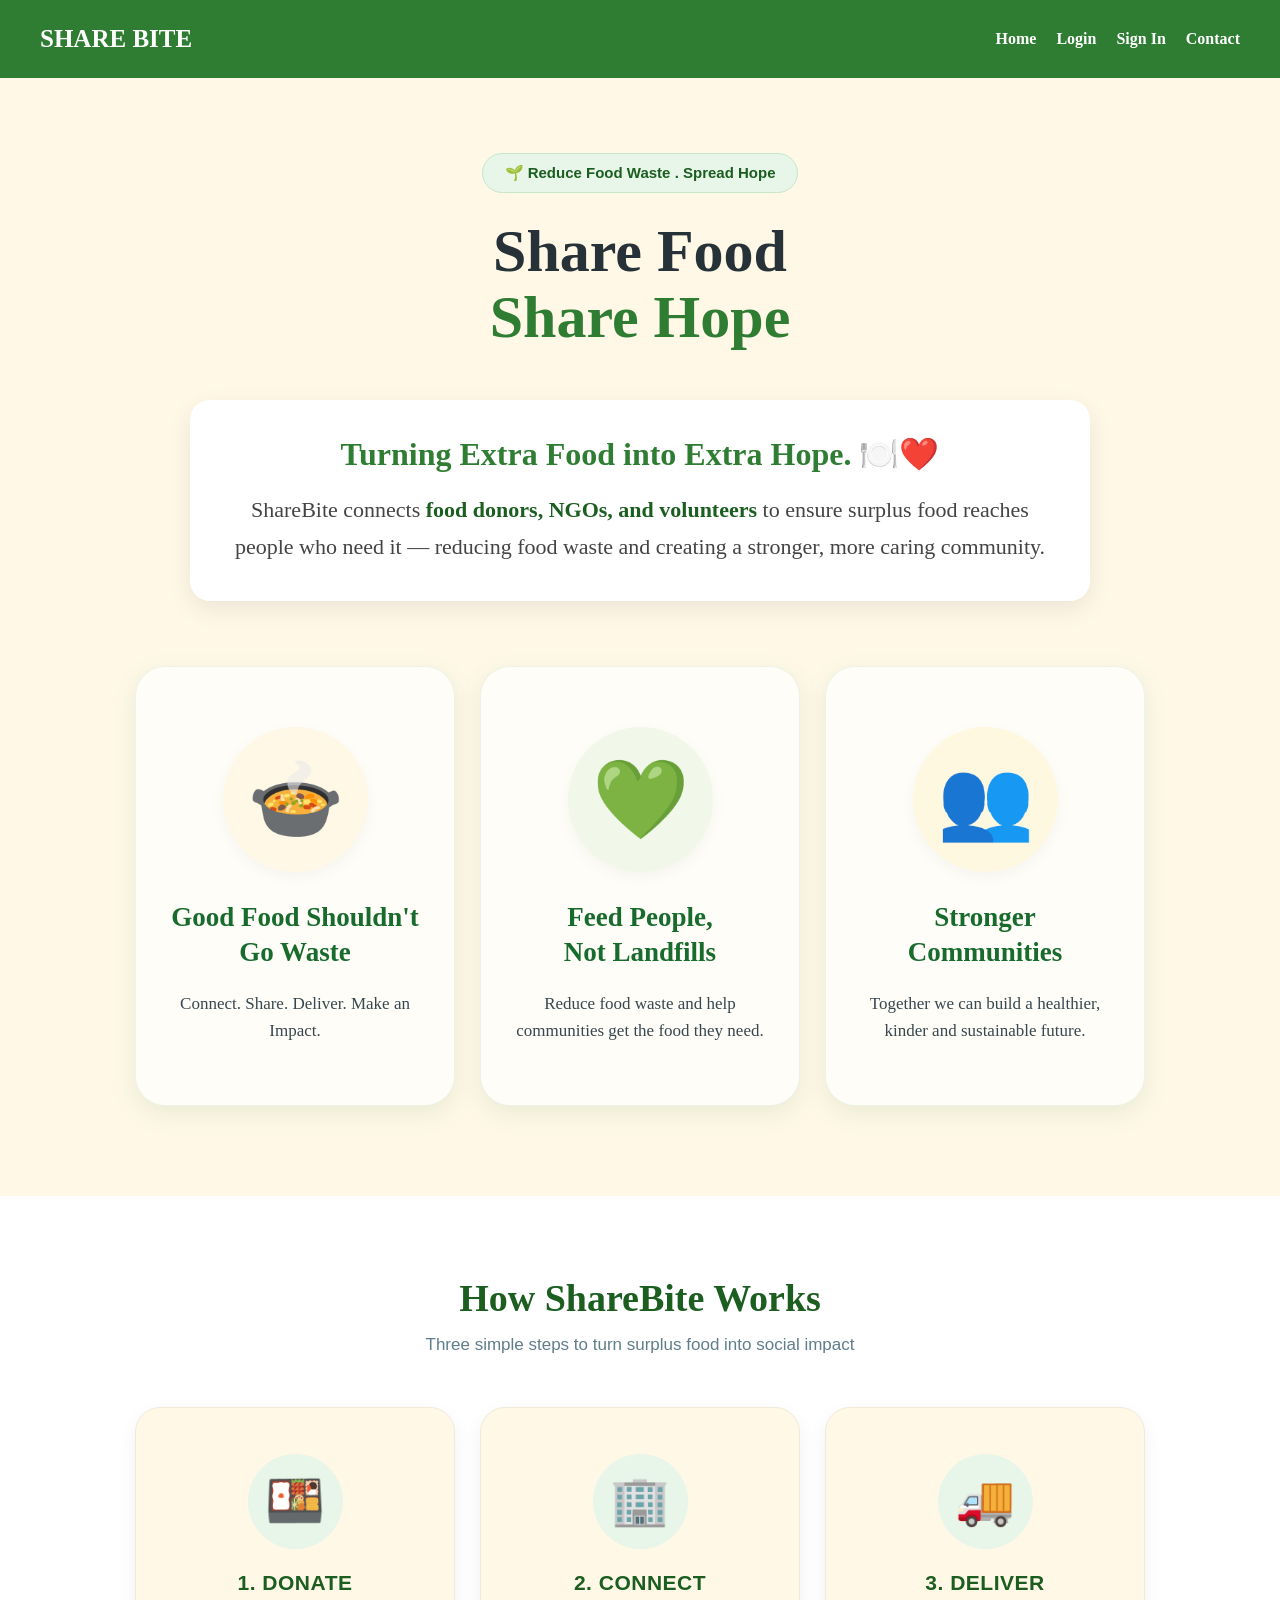
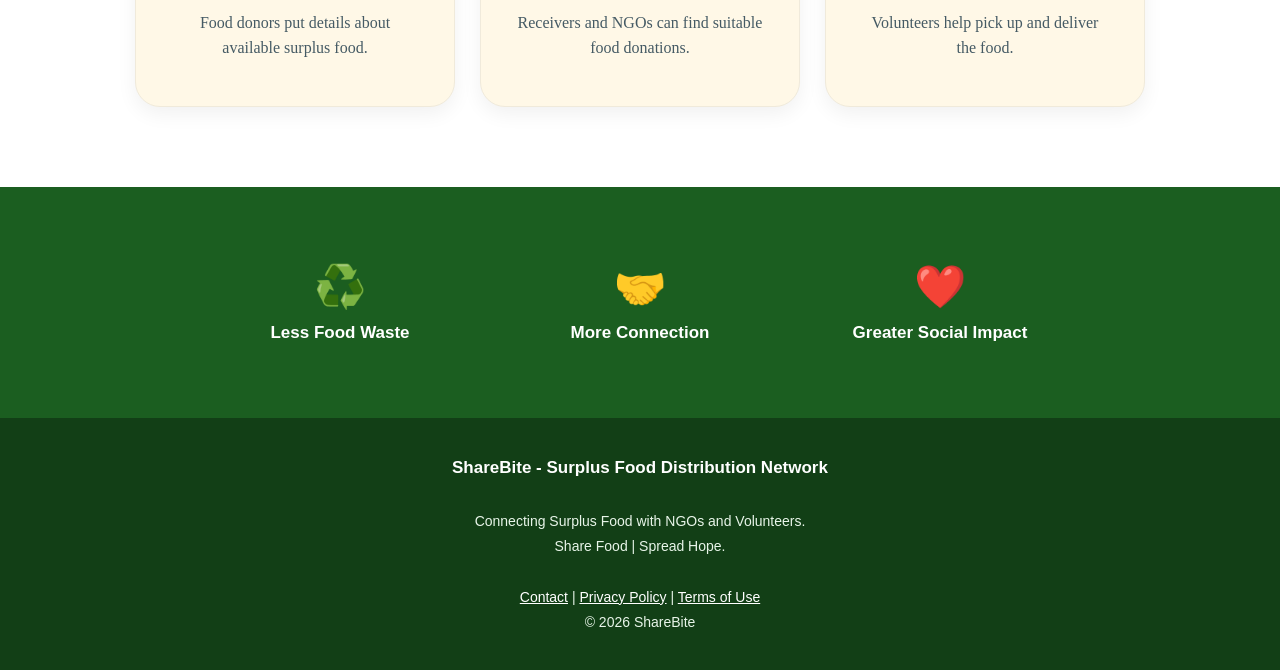
<file: frontend/index.html>
<!DOCTYPE html>
<html lang="en">
<head>
    <meta charset="UTF-8">
    <meta name="viewport" content="width=device-width, initial-scale=1.0">
    <title>ShareBite - Surplus Food Distribution Network</title>
    <meta name="description" content="ShareBite connects food donors, NGOs and volunteers so surplus food reaches people who need it.">
    <link rel="icon" href="favicon.svg" type="image/svg+xml">
    <link rel="stylesheet" href="css/app.css">
</head>
<style>
    * {
    margin: 0;
    padding: 0;
    box-sizing: border-box;
}

html {
    scroll-behavior: smooth;
}

body {
    font-family: Georgia, "Times New Roman", serif;
    background: #fff8e7;
    color: #263238;
    min-height: 100vh;
    overflow-x: hidden;
}

header {
    background-color: #2E7D32;
    display: flex;
    justify-content: space-between;
    align-items: center;
    padding: 25px 40px;
}

.logo {
    color: white;
    font-size: 25px;
    font-weight: bold;
}

nav {
    display: flex;
    gap: 20px;
}

nav a {
    color: white;
    text-decoration: none;
    font-size: 16px;
    font-weight: bold;
}

nav a:hover {
    color: #FFCC80;
}
.hero {

    width: 100%;
    min-height: auto;
    background: #fff8e7;
    padding: 75px 5% 80px;
    display: flex;
    justify-content: center;
    align-items: center;
}

.hero-text {

    width: 100%;
    max-width: 1250px;
    margin: auto;
    text-align: center;
}

.badge {

    display: inline-block;
    background: #e8f5e9;
    color: #1b5e20;
    padding: 10px 22px;
    border-radius: 30px;
    font-family: Arial, sans-serif;
    font-size: 15px;
    font-weight: bold;
    margin-bottom: 25px;
    border: 1px solid #c8e6c9;
}

.hero-text h1 {

    font-size: 60px;
    line-height: 1.1;
    color: #263238;
    margin-bottom: 25px;
    font-weight: bold;
}

.hero-text h1 span {

    color: #2e7d32;
}

.hero-text > div > p {

    max-width: 700px;
    margin: 0 auto;
    color: #455a64;
    font-size: 19px;
    line-height: 1.7;
}

.impact-cards {

    width: 100%;
    display: flex;
    justify-content: center;
    align-items: stretch;
    gap: 25px;
    margin-top: 55px;
    padding: 10px;
    flex-wrap: wrap;
}

.impact-card {

    width: 320px;
    min-height: 440px;
    background: #fffdf7;
    padding: 40px 28px;
    border-radius: 30px;
    text-align: center;
    display: flex;
    flex-direction: column;
    align-items: center;
    justify-content: center;
    border: 1px solid rgba(46, 125, 50, 0.08);
    box-shadow:
        0 8px 25px rgba(46, 125, 50, 0.10);
    transition:
        transform 0.3s ease,
        box-shadow 0.3s ease;
}

.impact-card:hover {

    transform: translateY(-10px);
    box-shadow:
        0 18px 40px rgba(46, 125, 50, 0.18);
}

.impact-icon {

    width: 145px;
    height: 145px;
    display: flex;
    align-items: center;
    justify-content: center;
    margin-bottom: 28px;
    background: #fff8e7;
    border-radius: 50%;
    font-size: 78px;
    box-shadow:
        0 5px 15px rgba(0, 0, 0, 0.04);
    transition: transform 0.3s ease;
}

.impact-card:hover .impact-icon {

    transform: scale(1.08);
}

.impact-card:nth-child(1) .impact-icon {

    background: #fff8e7;
}

.impact-card:nth-child(2) .impact-icon {

    background: #f1f8e9;
}

.impact-card:nth-child(3) .impact-icon {

    background: #fff8e1;
}

.impact-card h2 {

    color: #176b2c;
    font-family:
        Georgia,
        "Times New Roman",
        serif;
    font-size: 27px;
    font-weight: bold;
    line-height: 1.3;
    margin-bottom: 20px;
}

.impact-card p {

    color: #37474f;
    font-family:
        Georgia,
        "Times New Roman",
        serif;
    font-size: 17px;
    line-height: 1.6;
    max-width: 270px;
    margin: 0 auto;
}

.works-section {

    width: 100%;
    background: #ffffff;
    padding: 80px 5%;
    display: block;
}

.container {

    width: 100%;
    max-width: 1150px;
    margin: auto;
}

.section-title {

    text-align: center;
    margin-bottom: 50px;
}

.section-title h2 {

    color: #1b5e20;
    font-size: 38px;
    margin-bottom: 12px;
}

.section-title p {

    color: #607d8b;
    font-family: Arial, sans-serif;
    font-size: 17px;
    line-height: 1.5;
}

.cards {

    display: flex;
    justify-content: center;
    align-items: stretch;
    gap: 25px;
    flex-wrap: wrap;
}

.card {

    background: #fff8e7;
    width: 320px;
    min-height: 300px;
    padding: 35px 25px;
    border-radius: 25px;
    text-align: center;
    display: flex;
    flex-direction: column;
    align-items: center;
    justify-content: center;
    border: 1px solid #f0eadb;
    box-shadow:
        0 7px 20px rgba(0, 0, 0, 0.06);
    transition: all 0.3s ease;
}

.card:hover {

    transform: translateY(-8px);
    box-shadow:
        0 15px 30px rgba(46, 125, 50, 0.13);
}

.card-icon {

    width: 95px;
    height: 95px;
    border-radius: 50%;
    background: #e8f5e9;
    display: flex;
    align-items: center;
    justify-content: center;
    font-size: 48px;
    margin-bottom: 22px;
}

.card h3 {

    color: #1b5e20;
    font-family: Arial, sans-serif;
    font-size: 21px;
    margin-bottom: 15px;
    letter-spacing: 0.5px;
}

.card p {

    color: #455a64;
    font-size: 16px;
    line-height: 1.6;
    max-width: 250px;
}

.stats {

    width: 100%;
    background: #1b5e20;
    padding: 55px 5%;
    display: flex;
    justify-content: center;
    align-items: stretch;
    gap: 20px;
    flex-wrap: wrap;
}

.stat {

    width: 280px;
    text-align: center;
    padding: 20px;
    color: white;
    border-radius: 20px;
    transition: 0.3s ease;
}

.stat:hover {

    background: rgba(255, 255, 255, 0.08);
    transform: translateY(-5px);
}

.stat h2 {

    font-size: 42px;
    margin-bottom: 12px;
}

.stat p {

    font-family: Arial, sans-serif;
    font-size: 17px;
    font-weight: bold;
}

footer {

    width: 100%;
    background: #123f16;
    color: #e8f5e9;
    text-align: center;
    padding: 35px 20px;
    font-family: Arial, sans-serif;
    font-size: 14px;
    line-height: 1.8;
}

footer strong {

    color: white;
    font-size: 17px;
}

button {

    font-family: Arial, sans-serif;
}

@media (max-width: 1000px) {

    header {

        flex-direction: column;
        gap: 15px;
        padding: 18px 20px;
    }

    nav {

        gap: 5px;
    }

    .hero {

        padding: 60px 25px;
    }

    .hero-text h1 {

        font-size: 48px;
    }

    .impact-cards {

        gap: 20px;
    }

    .impact-card {

        width: 300px;
    }

}

@media (max-width: 700px) {

    header {

        position: relative;
        padding: 20px 15px;
    }

    .logo {

        font-size: 22px;
    }

    nav {

        width: 100%;
        display: flex;
        justify-content: center;
        gap: 5px;
    }

    nav button {

        font-size: 12px;
        padding: 8px 9px;
    }

    .hero {

        padding: 50px 15px 60px;
    }

    .badge {

        font-size: 13px;
        padding: 9px 15px;
    }

    .hero-text h1 {

        font-size: 40px;
    }

    .hero-text > div > p {

        font-size: 16px;
    }

    .impact-cards {

        flex-direction: column;
        align-items: center;
        gap: 25px;
        margin-top: 40px;
    }

    .impact-card {

        width: 95%;
        max-width: 380px;
        min-height: 400px;
        padding: 35px 20px;
    }

    .impact-icon {

        width: 120px;
        height: 120px;
        font-size: 65px;
    }

    .impact-card h2 {

        font-size: 24px;
    }

    .impact-card p {

        font-size: 16px;
    }

    .works-section {

        padding: 60px 15px;
    }


    .section-title {

        margin-bottom: 35px;
    }


    .section-title h2 {

        font-size: 30px;
    }


    .section-title p {

        font-size: 15px;
    }


    .cards {

        flex-direction: column;
        align-items: center;
    }


    .card {

        width: 95%;
        max-width: 380px;
    }

    .stats {

        flex-direction: column;
        align-items: center;
        padding: 40px 15px;
    }

    .stat {

        width: 100%;
        max-width: 350px;
    }

}

@media (max-width: 450px) {

    .logo {

        font-size: 20px;
    }

    nav button {

        font-size: 11px;
        padding: 7px;
    }

    .hero-text h1 {

        font-size: 34px;
    }

    .badge {

        font-size: 12px;
    }

    .impact-card {

        width: 100%;
        min-height: 370px;
    }

    .impact-card h2 {

        font-size: 22px;
    }

    .section-title h2 {

        font-size: 27px;
    }

}

.about-sharebite {
    max-width: 900px;
    margin: 50px auto;
    padding: 35px;
    text-align: center;
    background: white;
    border-radius: 20px;
    box-shadow: 0 8px 25px rgba(0, 0, 0, 0.08);
}

.about-sharebite h2 {
    color: #2e7d32;
    font-size: 32px;
    margin-bottom: 18px;
}

.about-sharebite p {
    color: #444;
    font-size: 22px;
    line-height: 1.7;
    margin: 0;
}

.about-sharebite strong {
    color: #1b5e20;
}
</style>
<body>
<header>
    <a class="logo" href="index.html" style="text-decoration:none">
        SHARE BITE
    </a>
    <nav>
        <a href="index.html">
                    Home
        </a>
        <a href="login.html">
                    Login
        </a>
        <a href="signin.html">
                    Sign In
        </a>
        <a href="contact.html">
                    Contact
        </a>
    </nav>
</header>

<section class="hero">
    <div class="hero-text">
        <div class="badge">
            🌱 Reduce Food Waste . Spread Hope
        </div>
        <div>
            <h1>
                Share Food
                <br>
                <span>Share Hope</span>
            </h1>
            <section class="about-sharebite">
                <h2>Turning Extra Food into Extra Hope. 🍽️❤️</h2>
                <p>
                    ShareBite connects <strong>food donors, NGOs, and volunteers</strong>
                    to ensure surplus food reaches people who need it —
                    reducing food waste and creating a stronger, more caring community.
                </p>
            </section>
        </div>

        <div class="impact-cards">
            <div class="impact-card">
                <div class="impact-icon">
                    🍲
                </div>
                <h2>
                    Good Food Shouldn't
                    <br>
                    Go Waste
                </h2>
                <p>
                    Connect. Share. Deliver.
                    Make an Impact.
                </p>
            </div>

            <div class="impact-card">
                <div class="impact-icon">
                    💚
                </div>
                <h2>
                    Feed People,
                    <br>
                    Not Landfills
                </h2>
                <p>
                    Reduce food waste and help
                    communities get the food they need.
                </p>
            </div>

            <div class="impact-card">
                <div class="impact-icon">
                    👥
                </div>
                <h2>
                    Stronger
                    <br>
                    Communities
                </h2>
                <p>
                    Together we can build a healthier,
                    kinder and sustainable future.
                </p>
            </div>
        </div>
    </div>
</section>

<section
    id="sharebiteWorks"
    class="works-section">
    <div class="container">
        <div class="section-title">
            <h2>
                How ShareBite Works
            </h2>
            <p>
                Three simple steps to turn surplus food
                into social impact
            </p>
        </div>

        <div class="cards">
            <div class="card">
                <div class="card-icon">
                    🍱
                </div>
                <h3>
                    1. DONATE
                </h3>
                <p>
                    Food donors put details about available
                    surplus food.
                </p>
            </div>

            <div class="card">
                <div class="card-icon">
                    🏢
                </div>
                <h3>
                    2. CONNECT
                </h3>
                <p>
                    Receivers and NGOs can find suitable
                    food donations.
                </p>
            </div>
            <div class="card">
                <div class="card-icon">
                    🚚
                </div>
                <h3>
                    3. DELIVER
                </h3>
                <p>
                    Volunteers help pick up and deliver
                    the food.
                </p>
            </div>
        </div>
    </div>
</section>

<div
    id="statsSection"
    class="stats">

    <div class="stat">
        <h2>
            ♻️
        </h2>
        <p>
            Less Food Waste
        </p>
    </div>

    <div class="stat">
        <h2>
            🤝
        </h2>
        <p>
            More Connection
        </p>
    </div>

    <div class="stat">
        <h2>
            ❤️
        </h2>
        <p>
            Greater Social Impact
        </p>
    </div>
</div>

<footer id="footerSection">
    <strong>
        ShareBite - Surplus Food Distribution Network
    </strong>
    <br><br>
    Connecting Surplus Food with NGOs and Volunteers.
    <br>
    Share Food | Spread Hope.
    <br><br>
    <a href="contact.html" style="color:#ffffff">Contact</a> |
    <a href="privacy.html" style="color:#ffffff">Privacy Policy</a> |
    <a href="terms.html" style="color:#ffffff">Terms of Use</a>
    <br>
    &copy; <span id="year">2026</span> ShareBite
</footer>
<script src="js/year.js"></script>
</body>
</html>
</file>
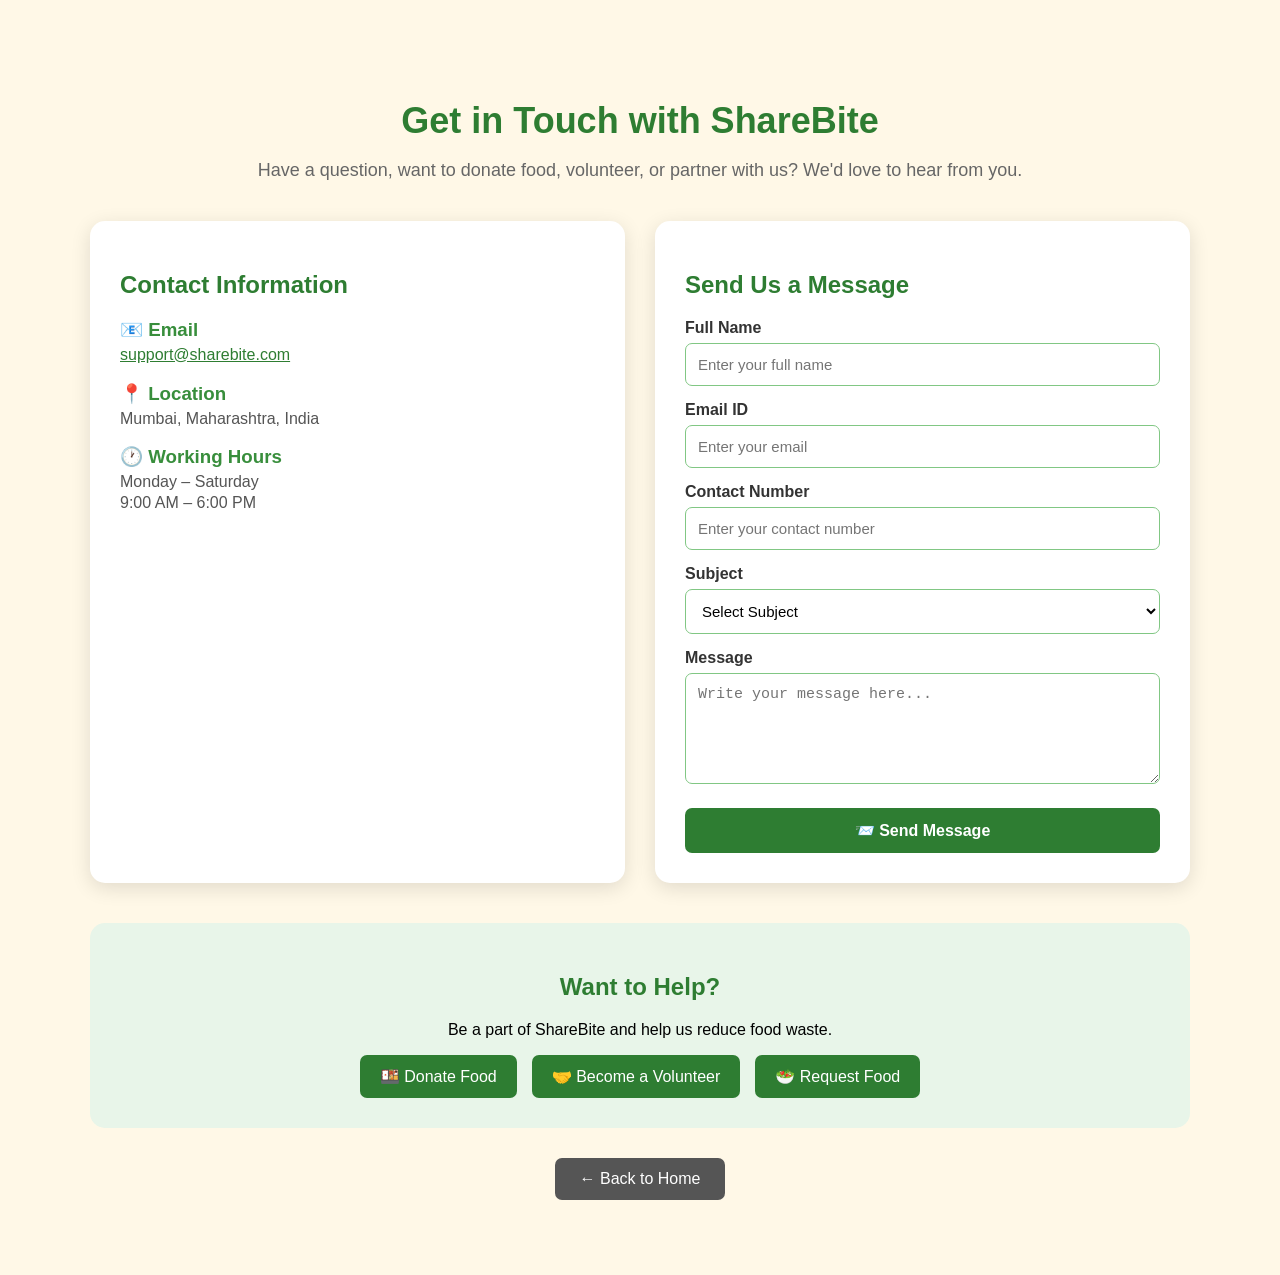
<file: frontend/contact.html>
<!DOCTYPE html>
<html lang="en">
<head>
    <meta charset="UTF-8">
    <meta name="viewport" content="width=device-width, initial-scale=1.0">
    <title>Contact Us - ShareBite</title>
    <meta name="description" content="Contact the ShareBite team.">
    <link rel="icon" href="favicon.svg" type="image/svg+xml">
    <link rel="stylesheet" href="css/app.css">
    <link rel="stylesheet" href="css/contact.css">
</head>
<body>
<section id="contact" class="page">

    <div class="contact-container">

        <h1>Get in Touch with ShareBite</h1>

        <p class="contact-intro">
            Have a question, want to donate food, volunteer, or partner with us?
            We'd love to hear from you.
        </p>

        <div class="contact-content">

            <!-- Contact Information -->
            <div class="contact-info">

                <h2>Contact Information</h2>

                <div class="info-box">
                    <h3>📧 Email</h3>
                    <p><a href="mailto:support@sharebite.com">support@sharebite.com</a></p>
                </div>

                <div class="info-box">
                    <h3>📍 Location</h3>
                    <p>Mumbai, Maharashtra, India</p>
                </div>

                <div class="info-box">
                    <h3>🕐 Working Hours</h3>
                    <p>Monday – Saturday</p>
                    <p>9:00 AM – 6:00 PM</p>
                </div>

            </div>


            <!-- Contact Form -->
            <div class="contact-form">

                <h2>Send Us a Message</h2>

                <form id="contactForm">

                    <label for="contactName">Full Name</label>
                    <input
                        type="text"
                        id="contactName"
                        name="name"
                        maxlength="80"
                        placeholder="Enter your full name"
                        required
                    >

                    <label for="contactEmail">Email ID</label>
                    <input
                        type="email"
                        id="contactEmail"
                        name="email"
                        placeholder="Enter your email"
                        required
                    >

                    <label for="contactPhone">Contact Number</label>
                    <input
                        type="tel"
                        id="contactPhone"
                        name="phone"
                        maxlength="15"
                        placeholder="Enter your contact number"
                    >

                    <label for="subject">Subject</label>

                    <select id="subject" name="subject" required>

                        <option value="">Select Subject</option>
                        <option value="General Inquiry">
                            General Inquiry
                        </option>

                        <option value="Food Donation">
                            Food Donation
                        </option>

                        <option value="Food Request">
                            Food Request
                        </option>

                        <option value="Volunteer">
                            Volunteer
                        </option>

                        <option value="Partnership">
                            Partnership
                        </option>

                        <option value="Technical Issue">
                            Technical Issue
                        </option>

                        <option value="Other">
                            Other
                        </option>

                    </select>

                    <label for="message">Message</label>

                    <textarea
                        id="message"
                        name="message"
                        maxlength="2000"
                        rows="5"
                        placeholder="Write your message here..."
                        required
                    ></textarea>

                    <p id="msg" class="form-msg" role="status" aria-live="polite"></p>
                    <button type="submit" class="btn btn-primary">
                        📨 Send Message
                    </button>

                </form>

            </div>

        </div>


        <!-- Quick Help -->

        <div class="quick-help">

            <h2>Want to Help?</h2>

            <p>
                Be a part of ShareBite and help us reduce food waste.
            </p>

            <div class="help-buttons">

                <a class="help-link" href="food-donor.html">🍱 Donate Food</a>

                <a class="help-link" href="volunteers.html">🤝 Become a Volunteer</a>

                <a class="help-link" href="food-receiver.html">🥗 Request Food</a>

            </div>

        </div>


        <a class="back-button" href="index.html">← Back to Home</a>

    </div>

</section>
    <script src="js/api.js"></script>
    <script src="js/contact.js"></script>
</body>
</html>
</file>
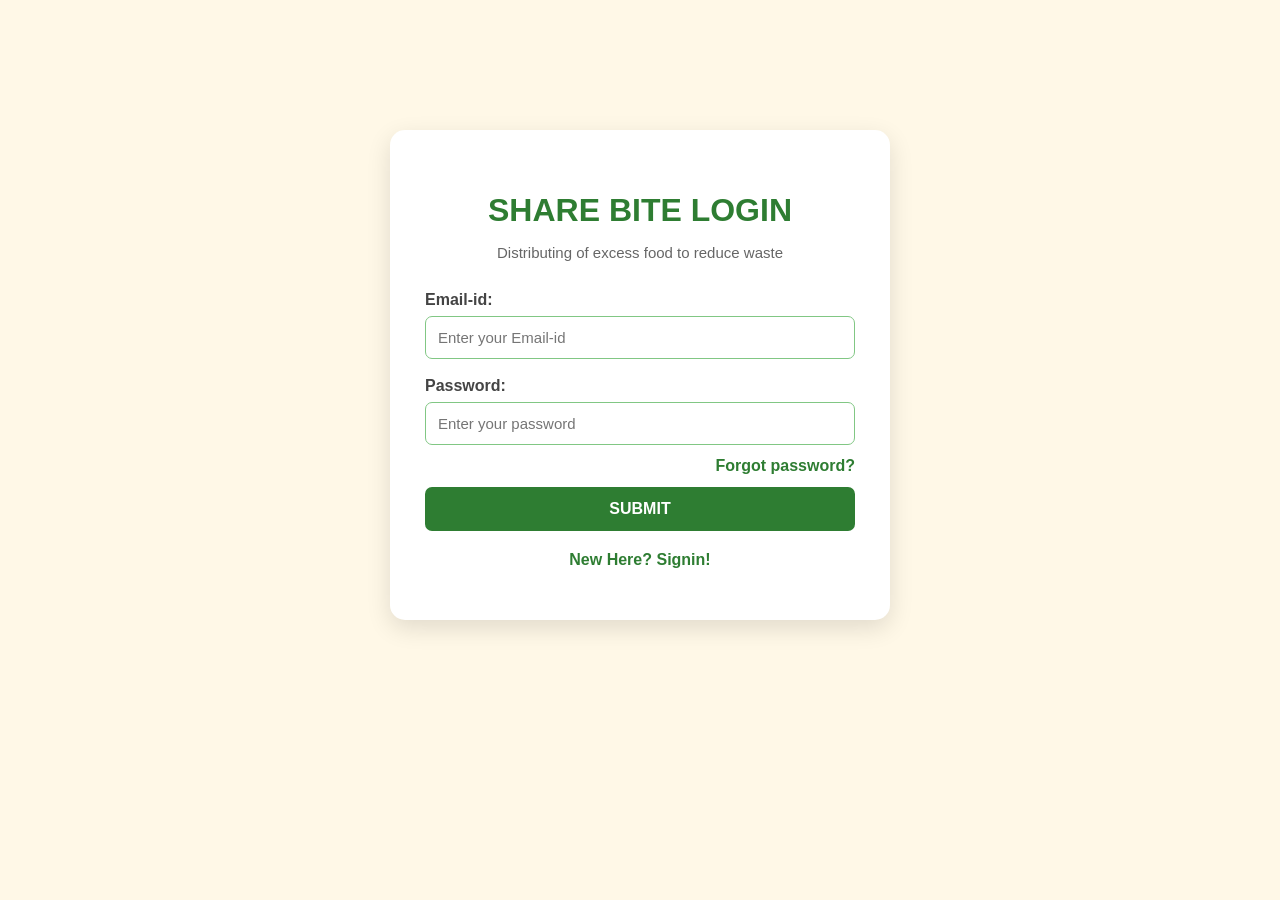
<file: frontend/dashboard.html>
<!DOCTYPE html>
<html lang="en">
<head>
    <meta charset="UTF-8">
    <meta name="viewport" content="width=device-width, initial-scale=1.0">
    <link rel="icon" href="favicon.svg" type="image/svg+xml">
    <link rel="stylesheet" href="css/app.css">
    <title>Dashboard - ShareBite</title>
    <meta name="description" content="See available food donations and food requests on ShareBite.">
</head>
<body class="doc-body">
    <nav class="app-bar" aria-label="Account">
        <a class="brand" href="index.html">SHARE BITE</a>
        <a href="dashboard.html">Dashboard</a>
        <button type="button" id="logoutBtn">Logout</button>
    </nav>

    <main class="dash">
        <h1 id="welcome">Welcome</h1>
        <p>What would you like to do today?</p>

        <div class="actions">
            <a href="food-donor.html">Donate Food</a>
            <a href="food-receiver.html">Request Food</a>
            <a href="volunteers.html">Become a Volunteer</a>
        </div>

        <h2>Available Food Donations</h2>
        <div class="table-wrap">
            <p class="state" id="donationsState" role="status">Loading...</p>
            <table id="donationsTable" hidden>
                <thead>
                    <tr>
                        <th>Food</th>
                        <th>Plates</th>
                        <th>Type</th>
                        <th>Pickup Address</th>
                        <th>Pickup Date &amp; Time</th>
                        <th>Donor</th>
                    </tr>
                </thead>
                <tbody></tbody>
            </table>
        </div>

        <h2>Food Requests</h2>
        <div class="table-wrap">
            <p class="state" id="requestsState" role="status">Loading...</p>
            <table id="requestsTable" hidden>
                <thead>
                    <tr>
                        <th>Organization</th>
                        <th>Type</th>
                        <th>Quantity</th>
                        <th>Delivery Location</th>
                        <th>Date &amp; Time</th>
                        <th>Receiver</th>
                    </tr>
                </thead>
                <tbody></tbody>
            </table>
        </div>
    </main>

    <script src="js/api.js"></script>
    <script src="js/dashboard.js"></script>
</body>
</html>
</file>
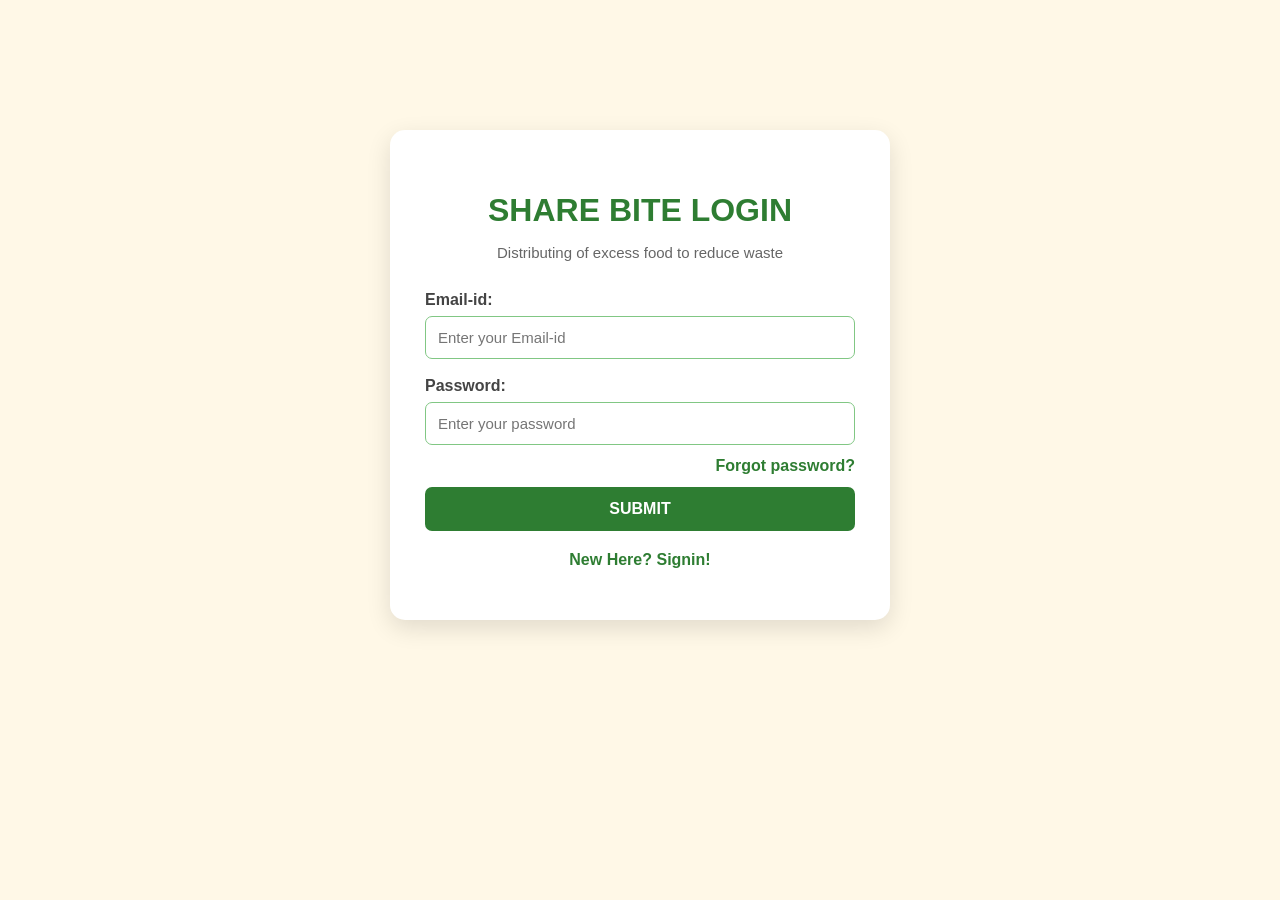
<file: frontend/food-donor.html>
<!DOCTYPE html> 
<html lang="en"> 
 
<head> 
    <meta charset="UTF-8"> 
    <meta name="viewport" content="width=device-width, initial-scale=1.0">  
    <title>Donate Food - ShareBite</title>
    <meta name="description" content="Donate surplus food through ShareBite.">
    <link rel="icon" href="favicon.svg" type="image/svg+xml">
    <link rel="stylesheet" href="css/app.css">  
</head> 
<style>
    * {
    box-sizing: border-box;
}

body {
    font-family: Arial, Helvetica, sans-serif;
    background-color: #FFF8E7;
    margin: 0;
    padding: 30px 15px;
    color: #333333;
}

/* MAIN CARD */

section {
    width: 100%;
    max-width: 800px;
    margin: 30px auto;
    padding: 35px;
    background-color: #FFFFFF;
    border-radius: 18px;
    box-shadow: 0 8px 25px rgba(0, 0, 0, 0.12);
}

/* HEADER */

.header-icon {
    text-align: center;
    font-size: 50px;
    margin-bottom: 5px;
}

h1 {
    text-align: center;
    color: #2E7D32;
    font-size: 34px;
    margin: 5px 0;
}

.highlight {
    color: #FF8F00;
}

h2 {
    text-align: center;
    color: #333333;
    font-size: 27px;
    margin: 10px 0;
}

.subtitle {
    text-align: center;
    color: #2E7D32;
    font-size: 20px;
    font-weight: bold;
    margin-bottom: 8px;
}

.description {
    text-align: center;
    color: #666666;
    font-size: 15px;
    line-height: 1.6;
    max-width: 650px;
    margin: 0 auto 30px;
}

/* FORM SECTIONS */

.form-section {
    background-color: #F8FFF8;
    border: 1px solid #D7EBD8;
    border-radius: 12px;
    padding: 22px;
    margin-bottom: 22px;
}

.form-section h3 {
    color: #2E7D32;
    margin-top: 0;
    margin-bottom: 18px;
    font-size: 20px;
    border-bottom: 1px solid #D7EBD8;
    padding-bottom: 10px;
}

/* LABEL */

label {
    display: block;
    text-align: left;
    margin-top: 15px;
    margin-bottom: 7px;
    font-weight: bold;
    color: #444444;
}

/* INPUT, SELECT AND TEXTAREA */

input,
select,
textarea {
    width: 100%;
    padding: 12px;
    border: 1px solid #81C784;
    border-radius: 7px;
    font-size: 15px;
    font-family: Arial, Helvetica, sans-serif;
    outline: none;
    background-color: #FFFFFF;
}

input:focus,
select:focus,
textarea:focus {
    border-color: #2E7D32;
    box-shadow: 0 0 5px rgba(46, 125, 50, 0.25);
}

textarea {
    resize: vertical;
}

/* DONATE BUTTON */

button {
    width: 100%;
    padding: 14px;
    margin-top: 8px;
    background-color: #2E7D32;
    color: #FFFFFF;
    border: none;
    border-radius: 8px;
    font-size: 17px;
    font-weight: bold;
    cursor: pointer;
    transition: 0.3s;
}

button:hover {
    background-color: #1B5E20;
    transform: translateY(-2px);
}

/* MOBILE RESPONSIVE */

@media (max-width: 600px) {

    section {
        padding: 22px 15px;
        margin: 10px auto;
    }

    h1 {
        font-size: 27px;
    }

    h2 {
        font-size: 23px;
    }

    .form-section {
        padding: 17px;
    }

    .header-icon {
        font-size: 42px;
    }

    .subtitle {
        font-size: 17px;
    }

    .description {
        font-size: 14px;
    }
}
</style>
<body>
    <nav class="app-bar" aria-label="Account">
        <a class="brand" href="index.html">SHARE BITE</a>
        <a href="dashboard.html">Dashboard</a>
        <button type="button" id="logoutBtn">Logout</button>
    </nav>
    <section> 
        <h2>Food <span class="highlight">Donor</span></h2> 
        <p class="subtitle"> 
            Donate surplus food and help reduce food waste. 
        </p> 
        <p class="description"> 
            Your extra food can make a difference. Provide the details 
            below and help us connect your surplus food with someone in need. 
        </p> 
 
        <form id="donorForm">  
           <div class="form-section"> 
                <h3>👤 Donor Details</h3> 
                <label for="donorName">Donor Name:</label> 
                <input 
                    type="text" 
                    id="donorName" 
                    name="donorName" 
                    placeholder="Enter your name" 
                    required 
                > 
                <label for="contact">Contact Number:</label> 
                <input 
                    type="tel" 
                    id="contact" 
                    name="contact" 
                    placeholder="Enter your 10-digit phone number" 
                    maxlength="10" 
                    pattern="[0-9]{10}" 
                    required 
                > 
            </div> 
            <div class="form-section"> 
                <h3>🍱 Food Details</h3> 
                <label for="foodName">Food Name:</label> 
                <input 
                    type="text" 
                    id="foodName" 
                    name="foodName" 
                    placeholder="Example: Rice, Dal, Chapati" 
                    required 
                > 
                <label for="plates"> 
                    Number Of Food Plates: 
                </label>
                <input 
                    type="number" 
                    id="plates" 
                    name="plates" 
                    placeholder="Enter number of plates" 
                    min="1" 
                    required 
                > 
                <label for="foodType">Food Type:</label> 
                <select id="foodType" name="foodType" required> 
                    <option value=""> 
                        Select Food Type 
                    </option> 
                    <option value="vegetarian"> 
                        Vegetarian 
                    </option> 
                    <option value="non-vegetarian"> 
                        Non-Vegetarian 
                    </option> 
                    <option value="packaged_foods"> 
                        Packaged Foods 
                    </option> 
                    <option value="fruits_vegetables"> 
                        Fruits and Vegetables 
                    </option> 
                </select> 
            </div>

            <div class="form-section"> 
                <h3>📍 Pickup Details</h3> 
                <label for="pickupAddress"> 
                    Pickup Address: 
                </label> 
                <textarea 
                    id="pickupAddress" 
                    name="pickupAddress" 
                    rows="3" 
                    placeholder="Enter your pickup location" 
                    required 
                ></textarea> 
                <label for="confirmAddress"> 
                    Confirm Pickup Address: 
                </label> 
                <textarea 
                    id="confirmAddress" 
                    name="confirmAddress" 
                    rows="3" 
                    placeholder="Enter your pickup location again" 
                    required 
                ></textarea> 
                <label for="pickupDate"> 
                    Pickup Date: 
                </label> 
                <input 
                    type="date" 
                    id="pickupDate" 
                    name="pickupDate" 
                    required 
                > 
                <label for="pickupTime"> 
                    Pickup Time: 
                </label> 
                <input 
                    type="time" 
                    id="pickupTime" 
                    name="pickupTime" 
                    required 
                > 
            </div> 
 
            <div class="form-section"> 
                <h3>📝 Additional Information</h3> 
                <label for="additionalInfo"> 
                    Additional Information: 
                </label> 
                <textarea 
                    id="additionalInfo" 
                    name="additionalInfo" 
                    rows="4" 
                    placeholder="Enter any special instructions if needed" 
                ></textarea>  
            </div>  
            <p id="msg" class="form-msg" role="status" aria-live="polite"></p>
            <button type="submit"> 
                🍱 DONATE FOOD 
            </button> 
        </form> 
    </section> 
    <script src="js/api.js"></script>
    <script src="js/food-donor.js"></script>
</body> 
</html>
</file>
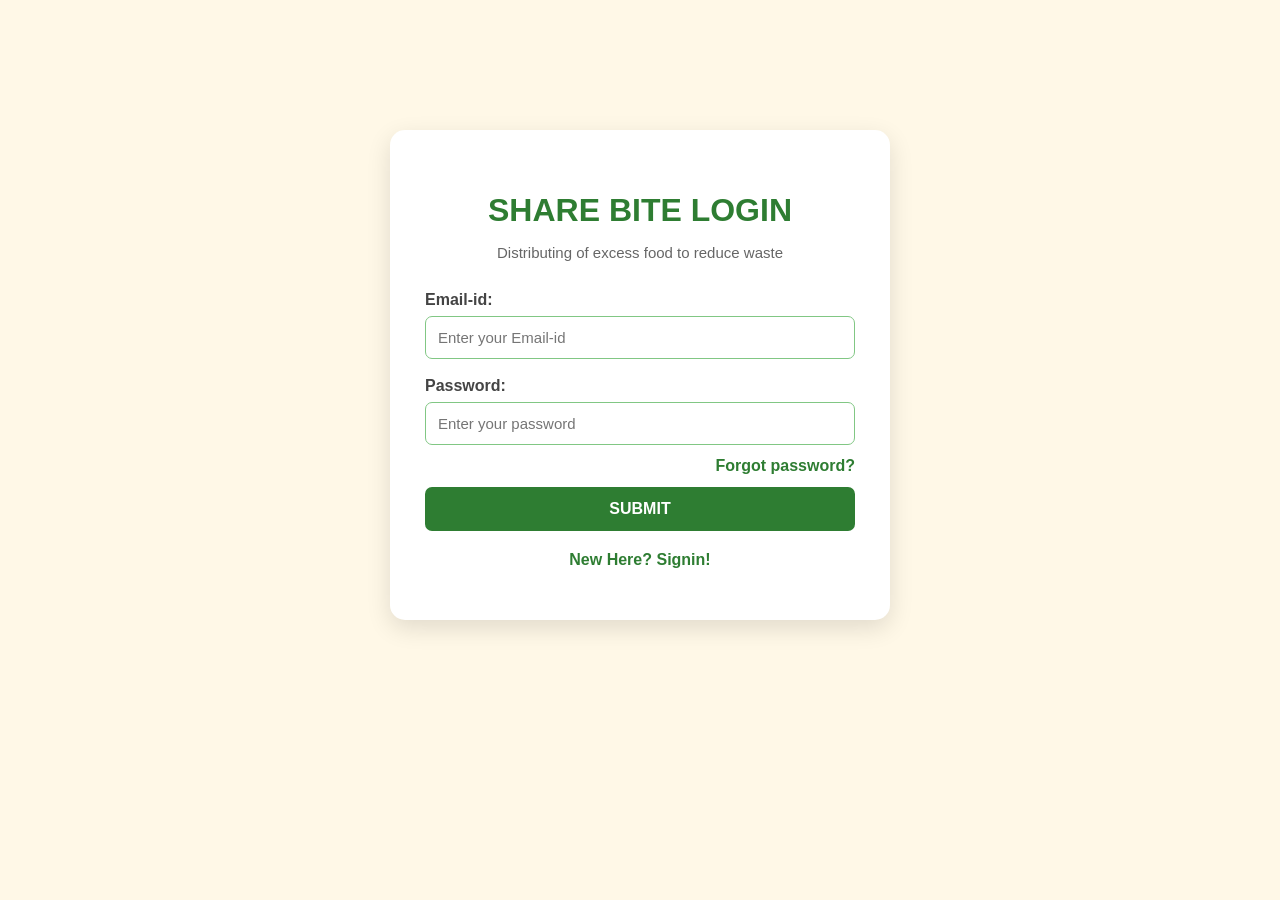
<file: frontend/food-receiver.html>
<!DOCTYPE html>
<html lang="en">

<head>
    <meta charset="UTF-8">
    <meta name="viewport" content="width=device-width, initial-scale=1.0">
    <title>Request Food - ShareBite</title>
    <meta name="description" content="Request surplus food for your organization or NGO.">
    <link rel="icon" href="favicon.svg" type="image/svg+xml">
    <link rel="stylesheet" href="css/app.css">
</head>
<style>
    * {
    box-sizing: border-box;
}

body {
    font-family: Arial, Helvetica, sans-serif;
    background-color: #FFF8E7;
    margin: 0;
    padding: 30px 15px;
    color: #333333;
}

/* MAIN CARD */

section {
    width: 100%;
    max-width: 800px;
    margin: 30px auto;
    padding: 35px;
    background-color: #FFFFFF;
    border-radius: 18px;
    box-shadow: 0 8px 25px rgba(0, 0, 0, 0.12);
}

/* HEADER */

.header-icon {
    text-align: center;
    font-size: 50px;
    margin-bottom: 5px;
}

h1 {
    text-align: center;
    color: #2E7D32;
    font-size: 34px;
    margin: 5px 0;
}

.highlight {
    color: #FF8F00;
}

h2 {
    text-align: center;
    color: #333333;
    font-size: 27px;
    margin: 10px 0;
}

.subtitle {
    text-align: center;
    color: #2E7D32;
    font-size: 20px;
    font-weight: bold;
    margin-bottom: 8px;
}

.description {
    text-align: center;
    color: #666666;
    font-size: 15px;
    line-height: 1.6;
    max-width: 650px;
    margin: 0 auto 30px;
}

/* FORM SECTIONS */

.form-section {
    background-color: #F8FFF8;
    border: 1px solid #D7EBD8;
    border-radius: 12px;
    padding: 22px;
    margin-bottom: 22px;
}

.form-section h3 {
    color: #2E7D32;
    margin-top: 0;
    margin-bottom: 18px;
    font-size: 20px;
    border-bottom: 1px solid #D7EBD8;
    padding-bottom: 10px;
}

/* LABEL */

label {
    display: block;
    text-align: left;
    margin-top: 15px;
    margin-bottom: 7px;
    font-weight: bold;
    color: #444444;
}

/* INPUT, SELECT AND TEXTAREA */

input,
select,
textarea {
    width: 100%;
    padding: 12px;
    border: 1px solid #81C784;
    border-radius: 7px;
    font-size: 15px;
    font-family: Arial, Helvetica, sans-serif;
    outline: none;
    background-color: #FFFFFF;
}

input:focus,
select:focus,
textarea:focus {
    border-color: #2E7D32;
    box-shadow: 0 0 5px rgba(46, 125, 50, 0.25);
}

textarea {
    resize: vertical;
}

/* DONATE BUTTON */

button {
    width: 100%;
    padding: 14px;
    margin-top: 8px;
    background-color: #2E7D32;
    color: #FFFFFF;
    border: none;
    border-radius: 8px;
    font-size: 17px;
    font-weight: bold;
    cursor: pointer;
    transition: 0.3s;
}

button:hover {
    background-color: #1B5E20;
    transform: translateY(-2px);
}

/* MOBILE RESPONSIVE */

@media (max-width: 600px) {

    section {
        padding: 22px 15px;
        margin: 10px auto;
    }

    h1 {
        font-size: 27px;
    }

    h2 {
        font-size: 23px;
    }

    .form-section {
        padding: 17px;
    }

    .header-icon {
        font-size: 42px;
    }

    .subtitle {
        font-size: 17px;
    }

    .description {
        font-size: 14px;
    }
}
</style>
<body>
    <nav class="app-bar" aria-label="Account">
        <a class="brand" href="index.html">SHARE BITE</a>
        <a href="dashboard.html">Dashboard</a>
        <button type="button" id="logoutBtn">Logout</button>
    </nav>
    <section>
        <h2>Food <span class="highlight">Receiver</span></h2>
        <p class="subtitle">
            Request surplus food and help serve those in need.
        </p>
        <p class="description">
            Provide the required food details and location so that
            available surplus food can reach the right people.
        </p>

        <form id="receiverForm">
        <div class="form-section">
            <h3>👤 Receiver Details</h3>
            <label for="receiverName">
                Receiver's Name:
            </label>
            <input type="text"
                   id="receiverName"
                   name="receiverName"
                   placeholder="Enter receiver's name"
                   required>
            <label for="organization">
                Organization / NGO's Name:
            </label>
            <input type="text"
                   id="organization"
                   name="organization"
                   placeholder="Enter organization / NGO's name"
                   required>
            <label for="email">
                Email ID:
            </label>
            <input type="email"
                   id="email"
                   name="email"
                   placeholder="Enter email ID"
                   required>
            <label for="contact">
                Contact Number:
            </label>
            <input type="tel"
                   id="contact"
                   name="contact"
                   placeholder="Enter 10-digit contact number"
                   maxlength="10"
                   pattern="[0-9]{10}"
                   required>
        </div>

        <div class="form-section">
            <h3>🍱 Food Requirements</h3>
            <label for="foodType">
                Food Required Type:
            </label>
            <select id="foodType"
                    name="foodType"
                    required>
                <option value="">
                    Select Food Type
                </option>
                <option value="vegetarian">
                    Vegetarian
                </option>
                <option value="non-vegetarian">
                    Non-Vegetarian
                </option>
                <option value="packaged_foods">
                    Packaged Foods
                </option>
                <option value="fruits_vegetables">
                    Fruits and Vegetables
                </option>
            </select>
            <label for="quantity">
                Required Quantity:
            </label>
            <input type="text"
                   id="quantity"
                   name="quantity"
                   placeholder="Enter quantity required"
                   required>
            <label for="amount">
                Amount (₹):
            </label>
            <select id="amount"
                    name="amount"
                    required>
                <option value="">
                    Select Amount
                </option>
                <option value="0-500">
                    ₹0 - ₹500
                </option>
                <option value="501-1000">
                    ₹501 - ₹1,000
                </option>
                <option value="1001-5000">
                    ₹1,001 - ₹5,000
                </option>
                <option value="5001-10000">
                    ₹5,001 - ₹10,000
                </option>
                <option value="10001+">
                    ₹10,001+
                </option>
            </select>
        </div>

        <div class="form-section">
            <h3>📍 Delivery Details</h3>
            <label for="deliveryLocation">
                Delivery Location:
            </label>
            <textarea id="deliveryLocation"
                      name="deliveryLocation"
                      rows="3"
                      placeholder="Enter your complete delivery location"
                      required></textarea>
            <label for="requiredDate">
                Required Date:
            </label>
            <input type="date"
                   id="requiredDate"
                   name="requiredDate"
                   required>
            <label for="deliveryTime">
                Delivery Time:
            </label>
            <input type="time"
                   id="deliveryTime"
                   name="deliveryTime"
                   required>
        </div>

        <div class="form-section">
            <h3>📝 Additional Requirements</h3>
            <label for="additionalRequirements">
                Additional Requirements:
            </label>
            <textarea id="additionalRequirements"
                      name="additionalRequirements"
                      rows="4"
                      placeholder="Enter any specific requirements if needed"></textarea>
        </div>

        <p id="msg" class="form-msg" role="status" aria-live="polite"></p>
        <button type="submit">
            🍱 RECEIVE FOOD
        </button>
        </form>
    </section>
    <script src="js/api.js"></script>
    <script src="js/food-receiver.js"></script>
</body>
</html>
</file>
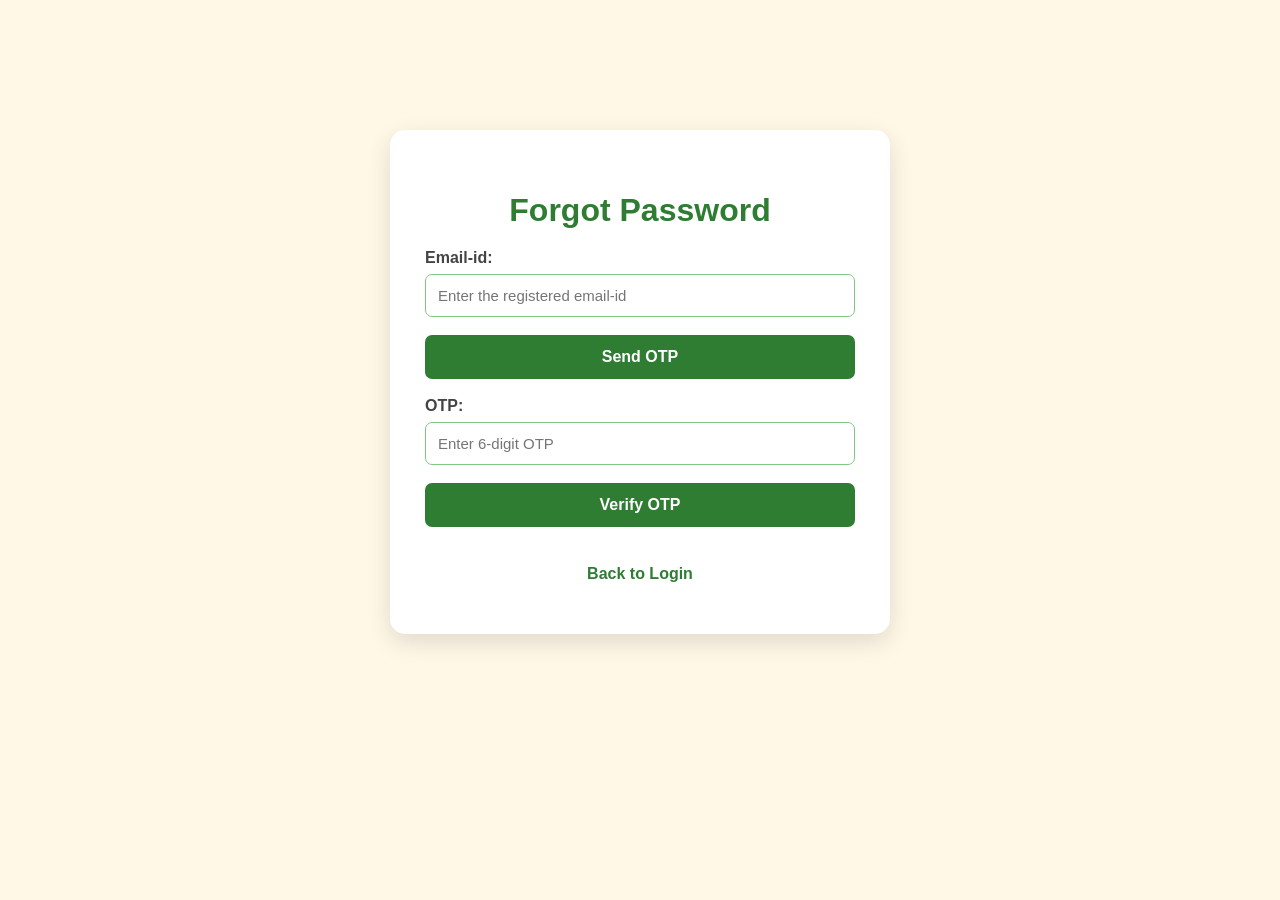
<file: frontend/forgot_password.html>
<!DOCTYPE html>
<html lang="en">
<head>
    <meta charset="UTF-8">
    <meta name="viewport" content="width=device-width, initial-scale=1.0">
    <title>Forgot Password - ShareBite</title>
    <meta name="description" content="Reset your ShareBite password with an OTP.">
    <link rel="icon" href="favicon.svg" type="image/svg+xml">
    <link rel="stylesheet" href="css/app.css">
</head>
<style>
    * {
    box-sizing: border-box;
}

body {
    font-family: Arial, Helvetica, sans-serif;
    background-color: #FFF8E7;
    margin: 0;
    padding: 30px 15px;
    color: #333333;
}

section {
    width: 100%;
    max-width: 500px;
    margin: 100px auto;
    padding: 35px;
    background-color: #FFFFFF;
    border-radius: 15px;
    box-shadow: 0 8px 25px rgba(0, 0, 0, 0.12);
}

h1 {
    text-align: center;
    color: #2E7D32;
    font-size: 32px;
    margin-bottom: 10px;
}

section > p {
    text-align: center;
    color: #666666;
    font-size: 15px;
    margin-bottom: 30px;
}

form {
    margin-top: 20px;
}

label {
    display: block;
    text-align: left;
    margin-bottom: 7px;
    font-weight: bold;
    color: #444444;
}

input {
    width: 100%;
    padding: 12px;
    border: 1px solid #81C784;
    border-radius: 7px;
    font-size: 15px;
    outline: none;
}

input:focus {
    border-color: #2E7D32;
    box-shadow: 0 0 5px rgba(46, 125, 50, 0.25);
}

.forget {
    text-align: right;
    margin: 12px 0;
}

.forget a,
.signin a {
    color: #2E7D32;
    text-decoration: none;
    font-weight: bold;
}

.forget a:hover,
.signin a:hover {
    color: #1B5E20;
    text-decoration: underline;
}

button {
    width: 100%;
    padding: 13px;
    background-color: #2E7D32;
    color: white;
    border: none;
    border-radius: 7px;
    font-size: 16px;
    font-weight: bold;
    cursor: pointer;
}

button:hover {
    background-color: #1B5E20;
}

.signin {
    text-align: center;
    margin-top: 20px;
    color: #666666;
}
</style>
<body>
    <section>
        <h1>Forgot Password</h1>
        <form id="forgotForm">

        <label for="email"> Email-id: </label>

        <input type="email" id="email" name="email" placeholder="Enter the registered email-id" required>

        <br><br>

        <button type="button" id="sendOtpBtn">Send OTP</button>

        <br><br>

        <label for="otp"> OTP: </label>
        <input type="text" id="otp" name="otp" placeholder="Enter 6-digit OTP" maxlength="6" pattern="[0-9]{6}" inputmode="numeric" autocomplete="one-time-code" required>

        <br><br>

                <button type="button" id="verifyOtpBtn">Verify OTP</button>
        <br><br>
        <div id="newPasswordArea" hidden>
            <label for="newPassword"> New Password: </label>
            <input type="password" id="newPassword" name="newPassword" placeholder="At least 8 characters" minlength="8" maxlength="72" autocomplete="new-password">
            <br><br>
            <button type="submit" id="resetBtn">Reset Password</button>
        </div>
        <p id="msg" class="form-msg" role="status" aria-live="polite"></p>
        <p class="signin"><a href="login.html">Back to Login</a></p>
        </form>
    </section>
    <script src="js/api.js"></script>
    <script src="js/forgot_password.js"></script>
</body>
</html>
</file>
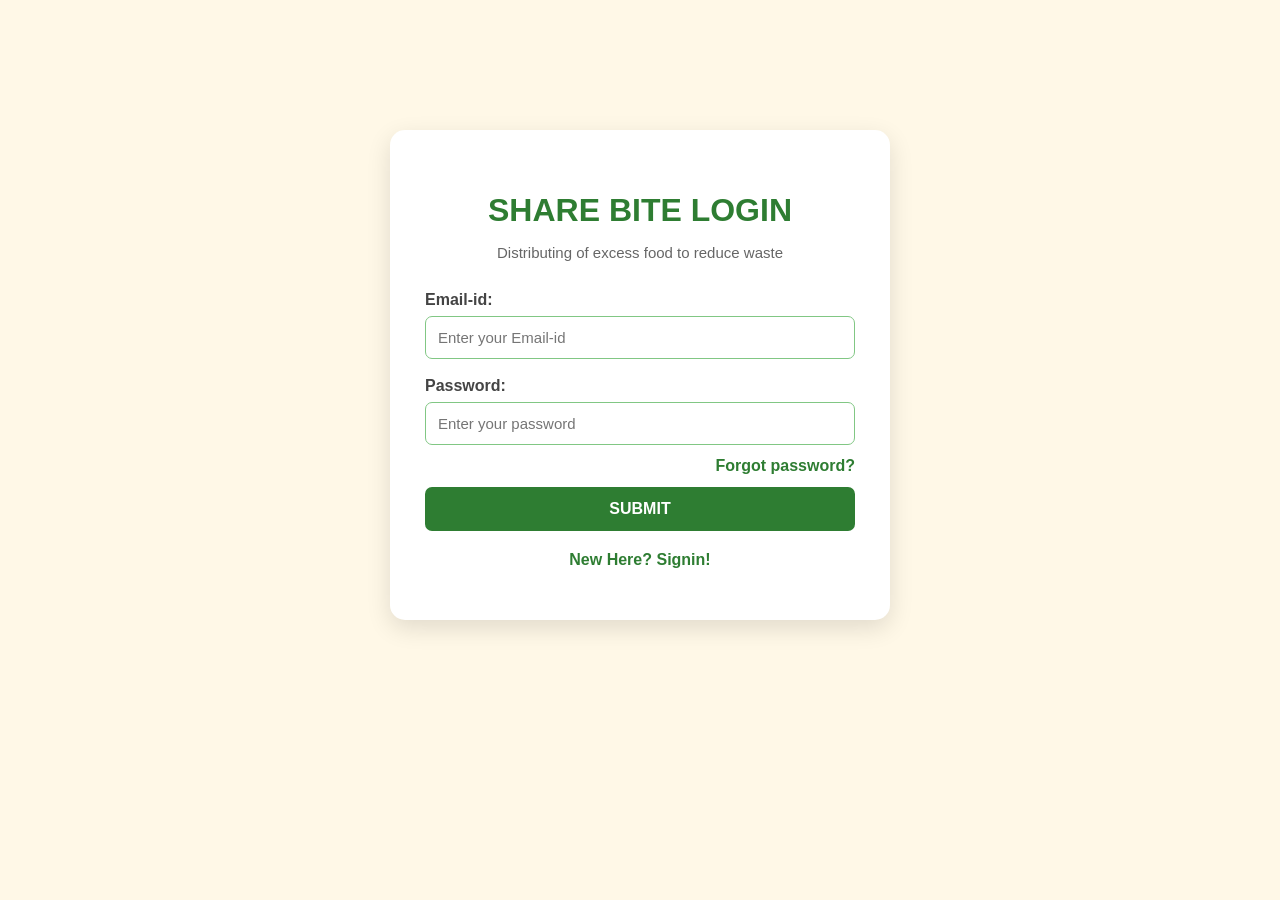
<file: frontend/login.html>
<!DOCTYPE html>
<html lang="en">

<head>
    <meta charset="UTF-8">
    <meta name="viewport" content="width=device-width, initial-scale=1.0">
    <title>Login - ShareBite</title>
    <meta name="description" content="Log in to ShareBite to donate food, request food or volunteer.">
    <link rel="icon" href="favicon.svg" type="image/svg+xml">
    <link rel="stylesheet" href="css/app.css">
</head>
<style>
    * {
    box-sizing: border-box;
}

body {
    font-family: Arial, Helvetica, sans-serif;
    background-color: #FFF8E7;
    margin: 0;
    padding: 30px 15px;
    color: #333333;
}

section {
    width: 100%;
    max-width: 500px;
    margin: 100px auto;
    padding: 35px;
    background-color: #FFFFFF;
    border-radius: 15px;
    box-shadow: 0 8px 25px rgba(0, 0, 0, 0.12);
}

h1 {
    text-align: center;
    color: #2E7D32;
    font-size: 32px;
    margin-bottom: 10px;
}

section > p {
    text-align: center;
    color: #666666;
    font-size: 15px;
    margin-bottom: 30px;
}

form {
    margin-top: 20px;
}

label {
    display: block;
    text-align: left;
    margin-bottom: 7px;
    font-weight: bold;
    color: #444444;
}

input {
    width: 100%;
    padding: 12px;
    border: 1px solid #81C784;
    border-radius: 7px;
    font-size: 15px;
    outline: none;
}

input:focus {
    border-color: #2E7D32;
    box-shadow: 0 0 5px rgba(46, 125, 50, 0.25);
}

.forget {
    text-align: right;
    margin: 12px 0;
}

.forget a,
.signin a {
    color: #2E7D32;
    text-decoration: none;
    font-weight: bold;
}

.forget a:hover,
.signin a:hover {
    color: #1B5E20;
    text-decoration: underline;
}

button {
    width: 100%;
    padding: 13px;
    background-color: #2E7D32;
    color: white;
    border: none;
    border-radius: 7px;
    font-size: 16px;
    font-weight: bold;
    cursor: pointer;
}

button:hover {
    background-color: #1B5E20;
}

.signin {
    text-align: center;
    margin-top: 20px;
    color: #666666;
}
</style>
<body>

    <section>

        <h1><a href="index.html" style="color:inherit;text-decoration:none">SHARE BITE</a> LOGIN</h1>

        <p>
            Distributing of excess food to reduce waste
        </p>


        <form id="loginForm">

            <label for="email">
                Email-id:
            </label>

            <input
                type="email"
                id="email"
                name="email"
                placeholder="Enter your Email-id"
                autocomplete="email"
                required
            >


            <br><br>


            <label for="password">
                Password:
            </label>

            <input
                type="password"
                id="password"
                name="password"
                placeholder="Enter your password"
                autocomplete="current-password"
                required
            >


            <p class="forget">
                <a href="forgot_password.html">
                    Forgot password?
                </a>
            </p>


                        <p id="msg" class="form-msg" role="status" aria-live="polite"></p>
            <button type="submit">
                SUBMIT
            </button>


            <p class="signin">
                <a href="signin.html">
                    New Here? Signin!
                </a>
            </p>

        </form>

    </section>

    <script src="js/api.js"></script>
    <script src="js/login.js"></script>
</body>

</html>
</file>
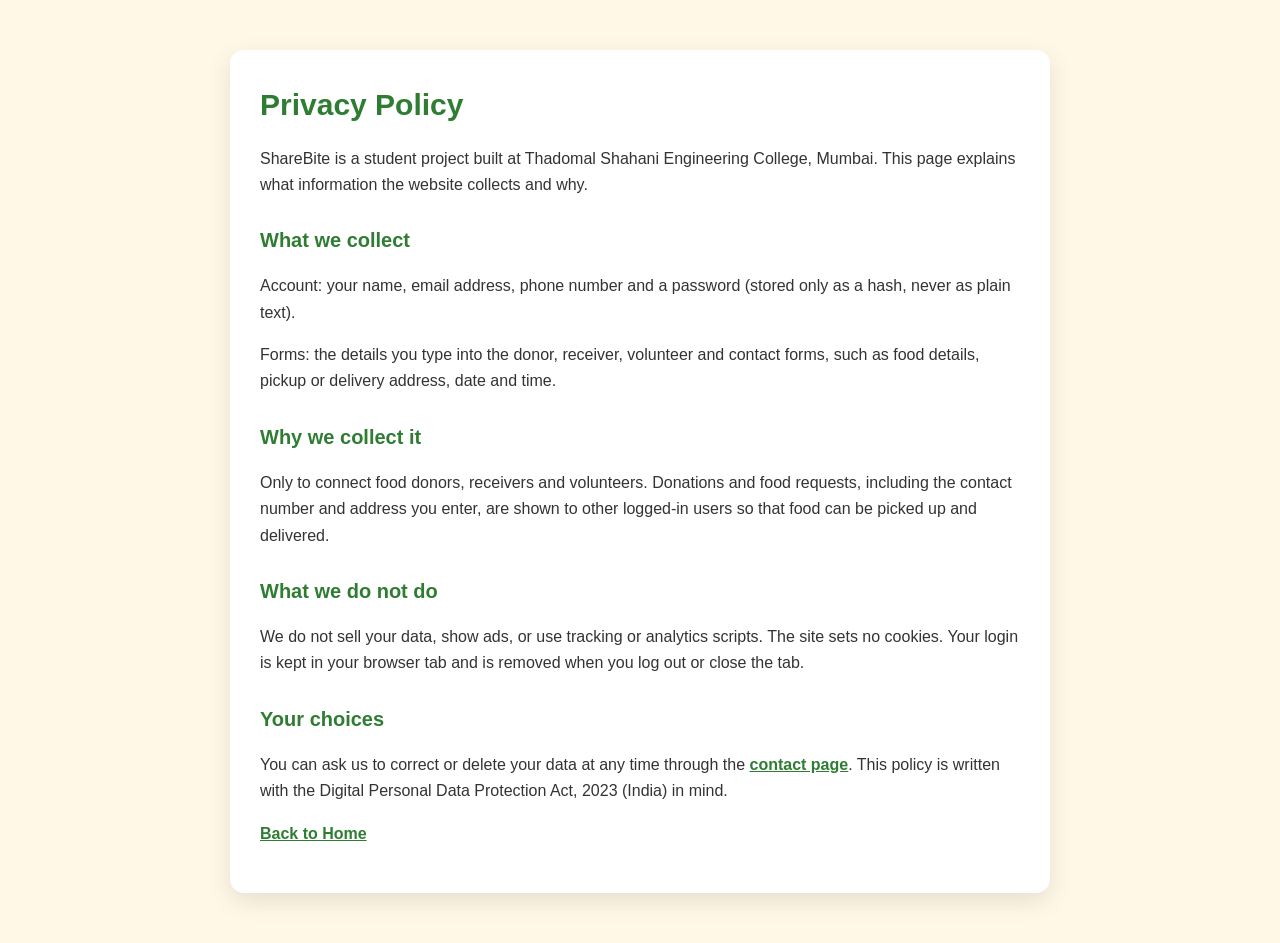
<file: frontend/privacy.html>
<!DOCTYPE html>
<html lang="en">
<head>
    <meta charset="UTF-8">
    <meta name="viewport" content="width=device-width, initial-scale=1.0">
    <link rel="icon" href="favicon.svg" type="image/svg+xml">
    <link rel="stylesheet" href="css/app.css">
    <title>Privacy Policy - ShareBite</title>
    <meta name="description" content="What information ShareBite collects and how it is used.">
</head>
<body class="doc-body">
    <main class="doc">
        <h1>Privacy Policy</h1>
        <p>ShareBite is a student project built at Thadomal Shahani Engineering College, Mumbai. This page explains what information the website collects and why.</p>

        <h2>What we collect</h2>
        <p>Account: your name, email address, phone number and a password (stored only as a hash, never as plain text).</p>
        <p>Forms: the details you type into the donor, receiver, volunteer and contact forms, such as food details, pickup or delivery address, date and time.</p>

        <h2>Why we collect it</h2>
        <p>Only to connect food donors, receivers and volunteers. Donations and food requests, including the contact number and address you enter, are shown to other logged-in users so that food can be picked up and delivered.</p>

        <h2>What we do not do</h2>
        <p>We do not sell your data, show ads, or use tracking or analytics scripts. The site sets no cookies. Your login is kept in your browser tab and is removed when you log out or close the tab.</p>

        <h2>Your choices</h2>
        <p>You can ask us to correct or delete your data at any time through the <a href="contact.html">contact page</a>. This policy is written with the Digital Personal Data Protection Act, 2023 (India) in mind.</p>

        <p><a href="index.html">Back to Home</a></p>
    </main>
</body>
</html>
</file>
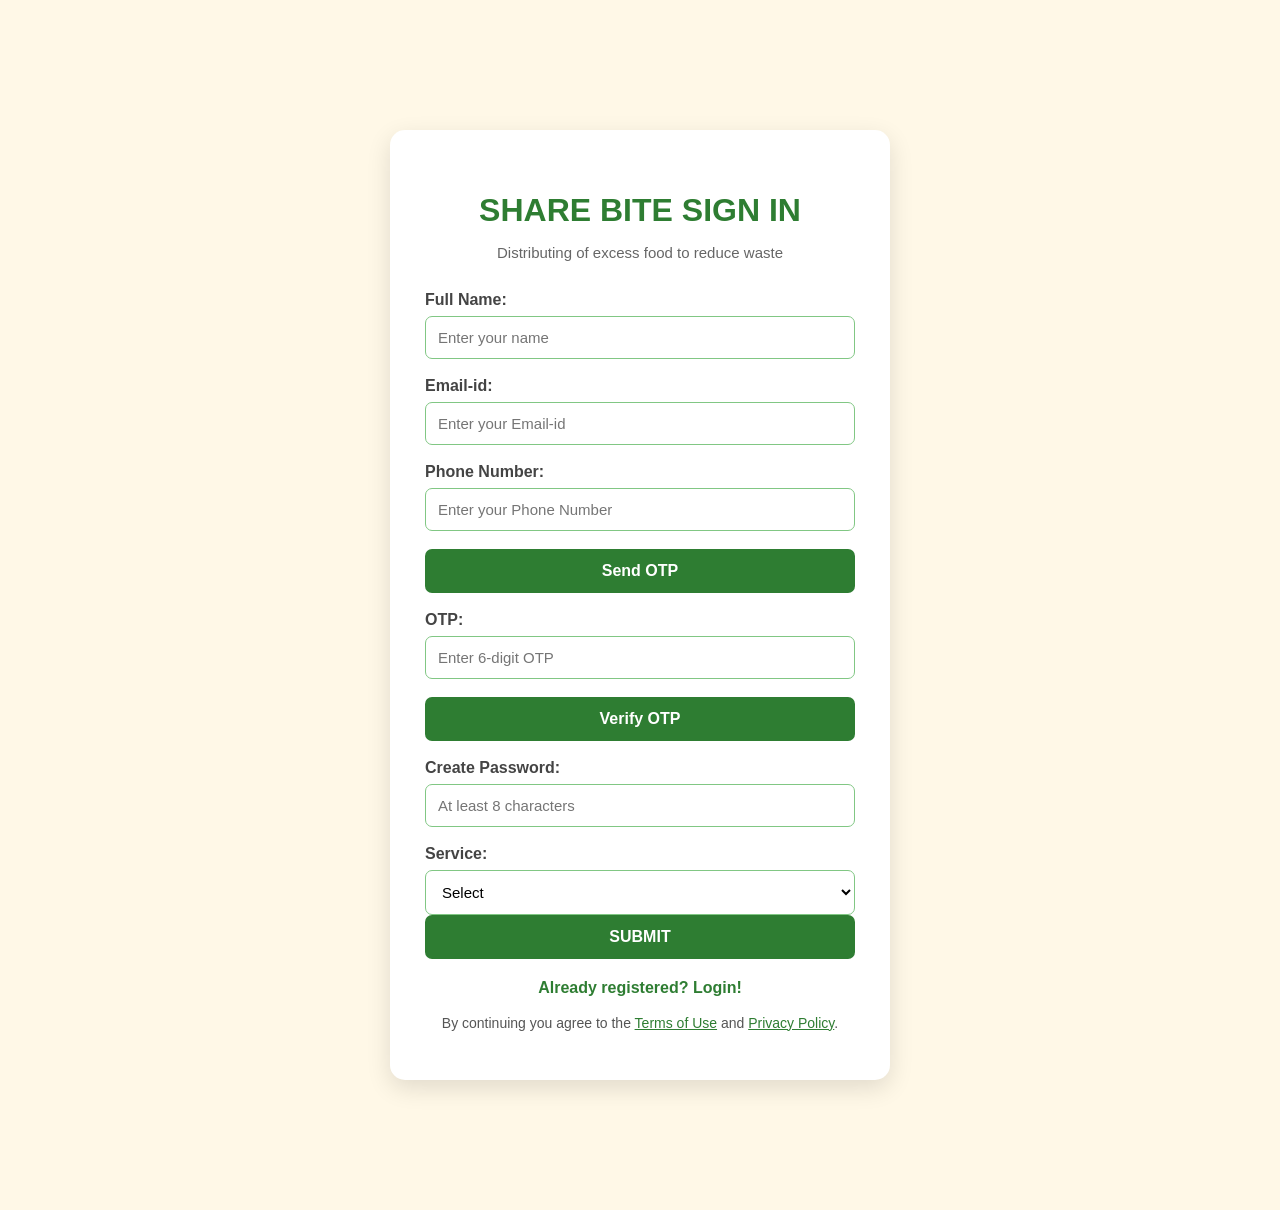
<file: frontend/signin.html>
<!DOCTYPE html>
<html lang="en">
<head>
    <meta charset="UTF-8">
    <meta name="viewport" content="width=device-width, initial-scale=1.0">
    <title>Sign In - ShareBite</title>
    <meta name="description" content="Create a ShareBite account as a food donor, food receiver or volunteer.">
    <link rel="icon" href="favicon.svg" type="image/svg+xml">
    <link rel="stylesheet" href="css/app.css">
</head>
<style>
    * {
    box-sizing: border-box;
}

body {
    font-family: Arial, Helvetica, sans-serif;
    background-color: #FFF8E7;
    margin: 0;
    padding: 30px 15px;
    color: #333333;
}

section {
    width: 100%;
    max-width: 500px;
    margin: 100px auto;
    padding: 35px;
    background-color: #FFFFFF;
    border-radius: 15px;
    box-shadow: 0 8px 25px rgba(0, 0, 0, 0.12);
}

h1 {
    text-align: center;
    color: #2E7D32;
    font-size: 32px;
    margin-bottom: 10px;
}

section > p {
    text-align: center;
    color: #666666;
    font-size: 15px;
    margin-bottom: 30px;
}

form {
    margin-top: 20px;
}

label {
    display: block;
    text-align: left;
    margin-bottom: 7px;
    font-weight: bold;
    color: #444444;
}

input {
    width: 100%;
    padding: 12px;
    border: 1px solid #81C784;
    border-radius: 7px;
    font-size: 15px;
    outline: none;
}

input:focus {
    border-color: #2E7D32;
    box-shadow: 0 0 5px rgba(46, 125, 50, 0.25);
}

.forget {
    text-align: right;
    margin: 12px 0;
}

.forget a,
.signin a {
    color: #2E7D32;
    text-decoration: none;
    font-weight: bold;
}

.forget a:hover,
.signin a:hover {
    color: #1B5E20;
    text-decoration: underline;
}

button {
    width: 100%;
    padding: 13px;
    background-color: #2E7D32;
    color: white;
    border: none;
    border-radius: 7px;
    font-size: 16px;
    font-weight: bold;
    cursor: pointer;
}

button:hover {
    background-color: #1B5E20;
}

.signin {
    text-align: center;
    margin-top: 20px;
    color: #666666;
}
</style>
<body>
    <section>
        <h1><a href="index.html" style="color:inherit;text-decoration:none">SHARE BITE</a> SIGN IN</h1>
        <p>Distributing of excess food to reduce waste</p>

        <form id="signinForm">
            <label for="name"> Full Name: </label>
            <input type="text" id="name" name="name" placeholder="Enter your name" required>
 
            <br><br>

            <label for="email"> Email-id:</label>
            <input type="email" id="email" name="email" placeholder="Enter your Email-id" required>

            <br><br>

            <label for="phone"> Phone Number:</label>
            <input type="tel" id="phone" name="phone" placeholder="Enter your Phone Number" maxlength="10" pattern="[0-9]{10}" required>

            <br><br>

            <button type="button" id="sendOtpBtn">Send OTP</button>

            <br><br>

            <label for="otp">OTP: </label>
            <input type="text" id="otp" name="otp" placeholder="Enter 6-digit OTP" maxlength="6" pattern="[0-9]{6}" inputmode="numeric" autocomplete="one-time-code" required>

            <br><br>

            <button type="button" id="verifyOtpBtn">Verify OTP</button>

            <br><br>

            <label for="password"> Create Password:</label>
            <input type="password" id="password" name="password" placeholder="At least 8 characters" minlength="8" maxlength="72" autocomplete="new-password" required>
            <br><br>
            <label for="service"> Service: </label>

            <select id="service" name="service" required>
                <option value=""> Select </option>
                <option value="fooddonor"> Food Donor </option>
                <option value="foodreceiver"> Food Receiver </option>
                <option value="volunteers"> Volunteers </option>
            </select>

                        <p id="msg" class="form-msg" role="status" aria-live="polite"></p>
            <button type="submit">SUBMIT</button>
            <p class="signin"><a href="login.html">Already registered? Login!</a></p>
            <p class="legal-links">By continuing you agree to the <a href="terms.html">Terms of Use</a> and <a href="privacy.html">Privacy Policy</a>.</p>
        </form>
    </section>
    <script src="js/api.js"></script>
    <script src="js/signin.js"></script>
</body>
</html>
</file>
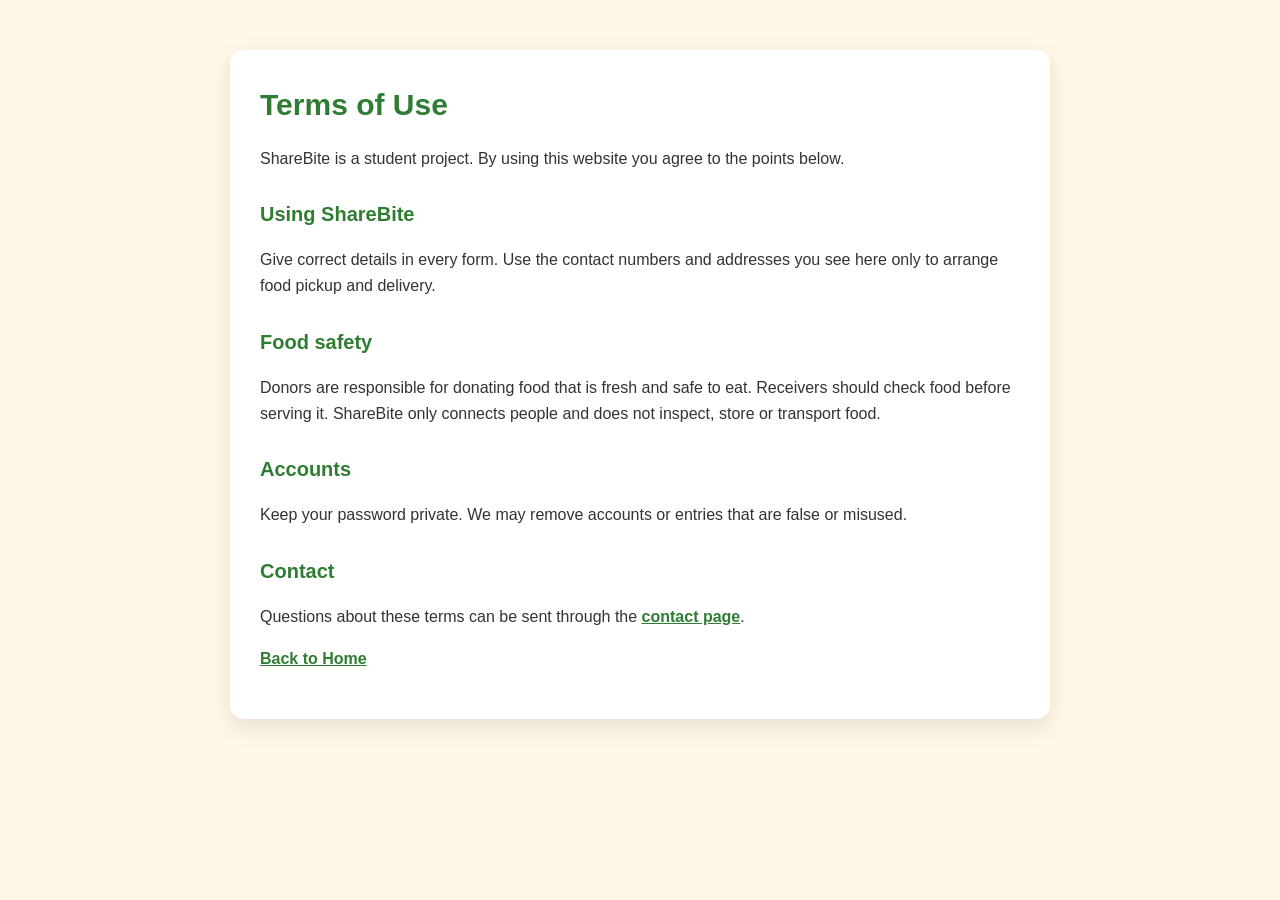
<file: frontend/terms.html>
<!DOCTYPE html>
<html lang="en">
<head>
    <meta charset="UTF-8">
    <meta name="viewport" content="width=device-width, initial-scale=1.0">
    <link rel="icon" href="favicon.svg" type="image/svg+xml">
    <link rel="stylesheet" href="css/app.css">
    <title>Terms of Use - ShareBite</title>
    <meta name="description" content="Terms for using the ShareBite website.">
</head>
<body class="doc-body">
    <main class="doc">
        <h1>Terms of Use</h1>
        <p>ShareBite is a student project. By using this website you agree to the points below.</p>

        <h2>Using ShareBite</h2>
        <p>Give correct details in every form. Use the contact numbers and addresses you see here only to arrange food pickup and delivery.</p>

        <h2>Food safety</h2>
        <p>Donors are responsible for donating food that is fresh and safe to eat. Receivers should check food before serving it. ShareBite only connects people and does not inspect, store or transport food.</p>

        <h2>Accounts</h2>
        <p>Keep your password private. We may remove accounts or entries that are false or misused.</p>

        <h2>Contact</h2>
        <p>Questions about these terms can be sent through the <a href="contact.html">contact page</a>.</p>

        <p><a href="index.html">Back to Home</a></p>
    </main>
</body>
</html>
</file>
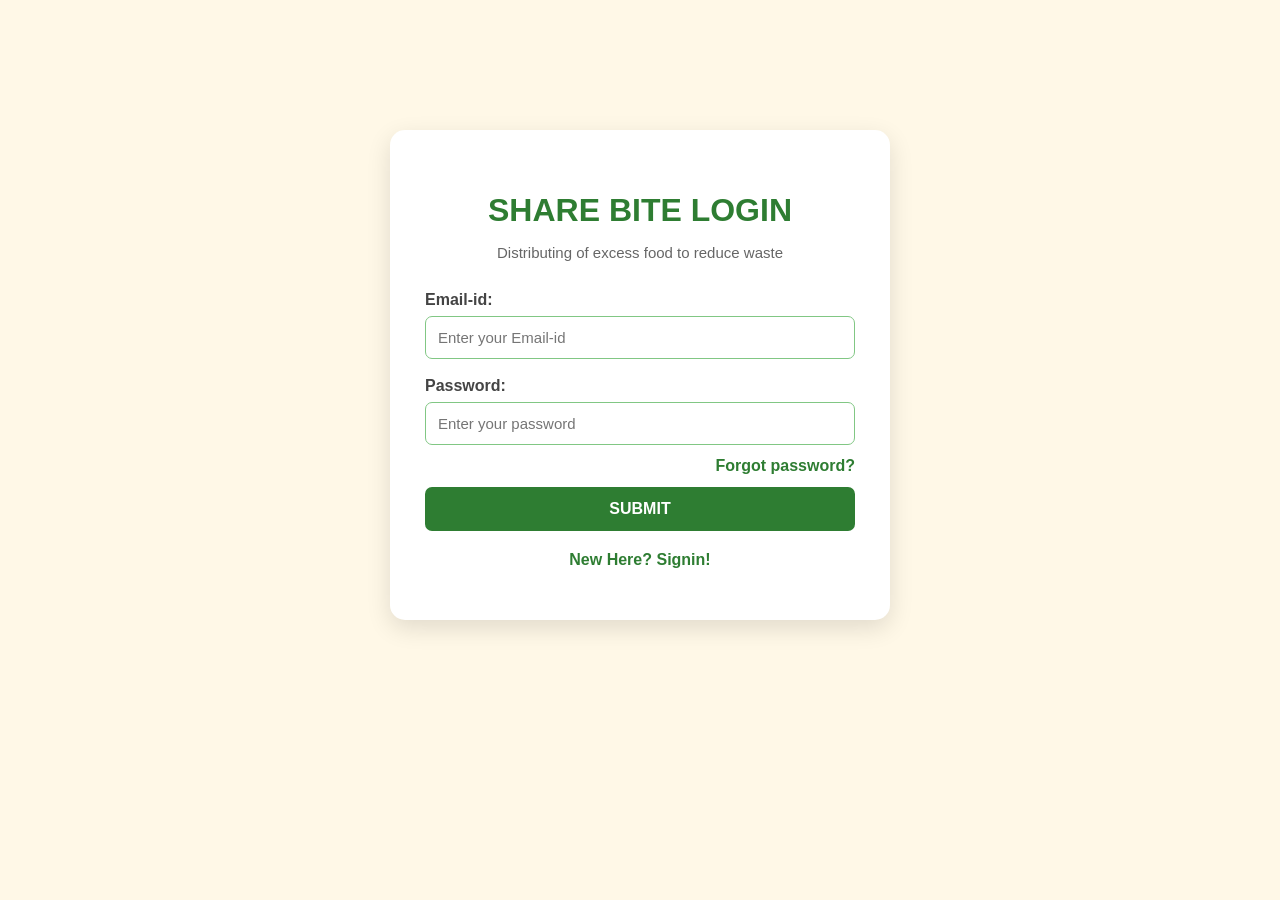
<file: frontend/volunteers.html>
<!DOCTYPE html>
<html lang="en">

<head>
    <meta charset="UTF-8">
    <meta name="viewport" content="width=device-width, initial-scale=1.0">
    <title>Volunteer Registration - ShareBite</title>
    <meta name="description" content="Register as a ShareBite volunteer to pick up and deliver food.">
    <link rel="icon" href="favicon.svg" type="image/svg+xml">
    <link rel="stylesheet" href="css/app.css">
</head>
<style>
    * {
    box-sizing: border-box;
}

body {
    font-family: Arial, Helvetica, sans-serif;
    background-color: #FFF8E7;
    margin: 0;
    padding: 30px 15px;
    color: #333333;
}

/* MAIN CARD */

section {
    width: 100%;
    max-width: 800px;
    margin: 30px auto;
    padding: 35px;
    background-color: #FFFFFF;
    border-radius: 18px;
    box-shadow: 0 8px 25px rgba(0, 0, 0, 0.12);
}

/* HEADER */

.header-icon {
    text-align: center;
    font-size: 50px;
    margin-bottom: 5px;
}

h1 {
    text-align: center;
    color: #2E7D32;
    font-size: 34px;
    margin: 5px 0;
}

.highlight {
    color: #FF8F00;
}

h2 {
    text-align: center;
    color: #333333;
    font-size: 27px;
    margin: 10px 0;
}

.subtitle {
    text-align: center;
    color: #2E7D32;
    font-size: 20px;
    font-weight: bold;
    margin-bottom: 8px;
}

.description {
    text-align: center;
    color: #666666;
    font-size: 15px;
    line-height: 1.6;
    max-width: 650px;
    margin: 0 auto 30px;
}

/* FORM SECTIONS */

.form-section {
    background-color: #F8FFF8;
    border: 1px solid #D7EBD8;
    border-radius: 12px;
    padding: 22px;
    margin-bottom: 22px;
}

.form-section h3 {
    color: #2E7D32;
    margin-top: 0;
    margin-bottom: 18px;
    font-size: 20px;
    border-bottom: 1px solid #D7EBD8;
    padding-bottom: 10px;
}

/* LABEL */

label {
    display: block;
    text-align: left;
    margin-top: 15px;
    margin-bottom: 7px;
    font-weight: bold;
    color: #444444;
}

/* INPUT, SELECT AND TEXTAREA */

input,
select,
textarea {
    width: 100%;
    padding: 12px;
    border: 1px solid #81C784;
    border-radius: 7px;
    font-size: 15px;
    font-family: Arial, Helvetica, sans-serif;
    outline: none;
    background-color: #FFFFFF;
}

input:focus,
select:focus,
textarea:focus {
    border-color: #2E7D32;
    box-shadow: 0 0 5px rgba(46, 125, 50, 0.25);
}

textarea {
    resize: vertical;
}

/* DONATE BUTTON */

button {
    width: 100%;
    padding: 14px;
    margin-top: 8px;
    background-color: #2E7D32;
    color: #FFFFFF;
    border: none;
    border-radius: 8px;
    font-size: 17px;
    font-weight: bold;
    cursor: pointer;
    transition: 0.3s;
}

button:hover {
    background-color: #1B5E20;
    transform: translateY(-2px);
}

/* MOBILE RESPONSIVE */

@media (max-width: 600px) {

    section {
        padding: 22px 15px;
        margin: 10px auto;
    }

    h1 {
        font-size: 27px;
    }

    h2 {
        font-size: 23px;
    }

    .form-section {
        padding: 17px;
    }

    .header-icon {
        font-size: 42px;
    }

    .subtitle {
        font-size: 17px;
    }

    .description {
        font-size: 14px;
    }
}
</style>
<body>
    <nav class="app-bar" aria-label="Account">
        <a class="brand" href="index.html">SHARE BITE</a>
        <a href="dashboard.html">Dashboard</a>
        <button type="button" id="logoutBtn">Logout</button>
    </nav>
    <section>
        <h2>Volunteers <span class="highlight">Registration</span></h2>
        <p class="subtitle">
            Join us in collecting and distributing food to people in need.
        </p>
        <p class="description">
            Register as a volunteer and help collect, manage and deliver
            surplus food to people who need it.
        </p>

        <form id="volunteerForm">
            <div class="form-section">
                <h3>👤 Volunteer Details</h3>
                <label for="volunteerName">
                    Volunteer Name:
                </label>
                <input
                    type="text"
                    id="volunteerName"
                    name="volunteerName"
                    placeholder="Enter your name"
                    required
                >
                <label for="email">
                    Email ID:
                </label>
                <input
                    type="email"
                    id="email"
                    name="email"
                    placeholder="Enter your email ID"
                    required
                >
                <label for="contact">
                    Contact Number:
                </label>
                <input
                    type="tel"
                    id="contact"
                    name="contact"
                    placeholder="Enter your 10-digit number"
                    maxlength="10"
                    pattern="[0-9]{10}"
                    required
                >
                <label for="location">
                    Location:
                </label>
                <input
                    type="text"
                    id="location"
                    name="location"
                    placeholder="Enter your location"
                    required
                >
            </div>

            <div class="form-section">
                <h3>🕐 Availability &amp; Work</h3>
                <label for="availability">
                    Availability:
                </label>
                <select
                    name="availability"
                    id="availability"
                    required
                >
                    <option value="">
                        Select Availability
                    </option>
                    <option value="morning">
                        Morning
                    </option>
                    <option value="afternoon">
                        Afternoon
                    </option>
                    <option value="evening">
                        Evening
                    </option>
                    <option value="full-day">
                        Full Day
                    </option>
                </select>

                <label for="work">
                    Volunteer Work:
                </label>
                <select
                    name="work"
                    id="work"
                    required
                >
                    <option value="">
                        Select Work
                    </option>
                    <option value="foodpickup">
                        Food Pickup
                    </option>
                    <option value="fooddelivery">
                        Food Delivery
                    </option>
                    <option value="both">
                        Both
                    </option>
                </select>
            </div>

            <div class="form-section">
                <h3>🚗 Vehicle Details</h3>
                <label for="vehicle">
                    Do you have a vehicle?
                </label>
                <select
                    name="vehicle"
                    id="vehicle"
                >
                    <option value="">
                        Select Option
                    </option>
                    <option value="yes">
                        YES
                    </option>
                    <option value="no">
                        NO
                    </option>
                </select>

                <label for="type">
                    Vehicle Type:
                </label>
                <select
                    name="type"
                    id="type"
                >
                    <option value="">
                        Select Vehicle
                    </option>
                    <option value="bike">
                        Bike
                    </option>
                    <option value="scooter">
                        Scooter
                    </option>
                    <option value="car">
                        Car
                    </option>
                    <option value="other">
                        Other
                    </option>
                </select>
            </div>

            <div class="form-section">
                <h3>📍 Service Details</h3>
                <label for="area">
                    Preferred Service Area:
                </label>
                <input
                    type="text"
                    id="area"
                    name="area"
                    placeholder="Enter your preferred service area"
                    required
                >

                <label for="message">
                    Additional Information:
                </label>
                <textarea
                    id="message"
                    name="message"
                    rows="4"
                    placeholder="Enter any additional information if required"
                ></textarea>
            </div>

            <p id="msg" class="form-msg" role="status" aria-live="polite"></p>

            <button type="submit">
                🤝 REGISTER AS VOLUNTEER
            </button>
        </form>
    </section>
    <script src="js/api.js"></script>
    <script src="js/volunteers.js"></script>
</body>
</html>
</file>
<file: frontend/css/app.css>
/* Shared styles added for the pages that talk to the backend. */

/* Message shown after a form is submitted */
.form-msg {
    display: none;
    margin: 16px 0;
    padding: 12px 14px;
    border-radius: 7px;
    font-size: 15px;
    line-height: 1.5;
    text-align: left;
}
.form-msg.show { display: block; }
.form-msg.success { background: #E8F5E9; color: #1B5E20; border: 1px solid #81C784; }
.form-msg.error { background: #FDECEA; color: #8A1C13; border: 1px solid #E57373; }
.form-msg.info { background: #FFF8E1; color: #6B4A00; border: 1px solid #FFCC80; }

/* Red text under a field the server rejected */
.field-error {
    display: block;
    margin-top: 5px;
    color: #B3261E;
    font-size: 14px;
    font-weight: normal;
}
input.invalid, select.invalid, textarea.invalid { border-color: #B3261E; }

/* Drop-downs on the sign in page had no styling */
section select {
    width: 100%;
    padding: 12px;
    border: 1px solid #81C784;
    border-radius: 7px;
    font-size: 15px;
    background-color: #FFFFFF;
}

button:disabled { opacity: 0.6; cursor: not-allowed; transform: none; }

/* Keyboard users can see which element is selected */
a:focus-visible, button:focus-visible, input:focus-visible,
select:focus-visible, textarea:focus-visible {
    outline: 3px solid #FF8F00;
    outline-offset: 2px;
}

/* Small bar at the top of the logged-in pages */
.app-bar {
    max-width: 1000px;
    margin: 0 auto 10px;
    display: flex;
    flex-wrap: wrap;
    align-items: center;
    gap: 14px;
    font-family: Arial, Helvetica, sans-serif;
}
.app-bar .brand {
    margin-right: auto;
    color: #2E7D32;
    font-weight: bold;
    font-size: 20px;
    text-decoration: none;
}
.app-bar a { color: #2E7D32; font-weight: bold; text-decoration: none; padding: 8px 4px; }
.app-bar a:hover { text-decoration: underline; }
.app-bar button {
    width: auto;
    margin: 0;
    padding: 9px 16px;
    font-size: 15px;
    background: #555555;
    color: #FFFFFF;
    border: none;
    border-radius: 7px;
    cursor: pointer;
}
.app-bar button:hover { background: #333333; }

.legal-links { text-align: center; font-size: 14px; color: #555555; margin-top: 18px; }
.legal-links a { color: #2E7D32; }

/* Dashboard */
.dash { max-width: 1000px; margin: 0 auto; font-family: Arial, Helvetica, sans-serif; color: #333333; }
.dash h1 { color: #2E7D32; font-size: 30px; margin: 20px 0 6px; text-align: left; }
.dash h2 { color: #2E7D32; font-size: 22px; margin: 34px 0 10px; text-align: left; }
.dash .actions { display: flex; flex-wrap: wrap; gap: 12px; margin: 18px 0; }
.dash .actions a {
    background: #2E7D32; color: #FFFFFF; text-decoration: none; font-weight: bold;
    padding: 12px 18px; border-radius: 7px;
}
.dash .actions a:hover { background: #1B5E20; }
.table-wrap { overflow-x: auto; background: #FFFFFF; border: 1px solid #D7EBD8; border-radius: 10px; }
.dash table { width: 100%; border-collapse: collapse; font-size: 15px; }
.dash th, .dash td { text-align: left; padding: 11px 13px; border-bottom: 1px solid #E6F0E6; vertical-align: top; }
.dash th { background: #F1F8F1; color: #1B5E20; white-space: nowrap; }
.dash tr:last-child td { border-bottom: none; }
.dash .state { padding: 22px 14px; color: #555555; }
.dash .state button {
    width: auto; margin-left: 10px; padding: 7px 14px; background: #2E7D32; color: #FFFFFF;
    border: none; border-radius: 6px; cursor: pointer; font-size: 14px;
}

/* Privacy / terms / 404 pages */
.doc { max-width: 760px; margin: 30px auto; padding: 30px; background: #FFFFFF; border-radius: 14px;
       box-shadow: 0 8px 25px rgba(0, 0, 0, 0.10); font-family: Arial, Helvetica, sans-serif;
       color: #333333; line-height: 1.65; }
.doc h1 { color: #2E7D32; font-size: 30px; margin: 0 0 6px; }
.doc h2 { color: #2E7D32; font-size: 20px; margin: 26px 0 6px; }
.doc a { color: #2E7D32; font-weight: bold; }
.doc-body { background: #FFF8E7; margin: 0; padding: 20px 15px; }
</file>
<file: frontend/css/contact.css>
.contact-container {
    max-width: 1100px;
    margin: 40px auto;
    padding: 30px;
}

.contact-container h1 {
    text-align: center;
    color: #2E7D32;
    font-size: 36px;
    margin-bottom: 10px;
}

.contact-intro {
    text-align: center;
    color: #666;
    font-size: 18px;
    margin-bottom: 40px;
}

.contact-content {
    display: flex;
    gap: 30px;
    justify-content: center;
    align-items: stretch;
}

.contact-info,
.contact-form {
    background: white;
    padding: 30px;
    border-radius: 15px;
    box-shadow: 0 5px 20px rgba(0,0,0,0.12);
    flex: 1;
}

.contact-info h2,
.contact-form h2 {
    color: #2E7D32;
    margin-bottom: 20px;
}

.info-box {
    margin-bottom: 18px;
}

.info-box h3 {
    color: #388E3C;
    margin-bottom: 5px;
}

.info-box p {
    color: #555;
    margin: 3px 0;
}

.contact-form label {
    display: block;
    margin-top: 15px;
    margin-bottom: 6px;
    font-weight: bold;
    color: #333;
}

.contact-form input,
.contact-form select,
.contact-form textarea {
    width: 100%;
    padding: 12px;
    border: 1px solid #81C784;
    border-radius: 7px;
    box-sizing: border-box;
    font-size: 15px;
}

.contact-form textarea {
    resize: vertical;
}

.contact-form button {
    width: 100%;
    margin-top: 20px;
}

.social-links {
    display: flex;
    gap: 10px;
    flex-wrap: wrap;
}

.social-links a {
    text-decoration: none;
    color: white;
    background-color: #2E7D32;
    padding: 8px 14px;
    border-radius: 6px;
}

.social-links a:hover {
    background-color: #1B5E20;
}

.quick-help {
    margin-top: 40px;
    text-align: center;
    background-color: #E8F5E9;
    padding: 30px;
    border-radius: 15px;
}

.quick-help h2 {
    color: #2E7D32;
}

.help-buttons {
    display: flex;
    justify-content: center;
    gap: 15px;
    flex-wrap: wrap;
}

.help-buttons button {
    background-color: #2E7D32;
    color: white;
    border: none;
    padding: 12px 20px;
    border-radius: 7px;
    cursor: pointer;
}

.help-buttons button:hover {
    background-color: #1B5E20;
}

.back-button {
    display: block;
    margin: 30px auto 0;
    padding: 12px 25px;
    border: none;
    border-radius: 7px;
    background-color: #555;
    color: white;
    cursor: pointer;
}

.back-button:hover {
    background-color: #333;
}


/* Mobile Responsive */

@media (max-width: 768px) {

    .contact-content {
        flex-direction: column;
    }

    .contact-container {
        padding: 15px;
    }

    .contact-container h1 {
        font-size: 28px;
    }

}
/* Links that replaced the old showPage() buttons */
.help-buttons .help-link {
    background-color: #2E7D32;
    color: white;
    text-decoration: none;
    padding: 12px 20px;
    border-radius: 7px;
}

.help-buttons .help-link:hover {
    background-color: #1B5E20;
}

a.back-button {
    width: fit-content;
    text-decoration: none;
}

.info-box a {
    color: #2E7D32;
}

.contact-form button {
    padding: 13px;
    background-color: #2E7D32;
    color: white;
    border: none;
    border-radius: 7px;
    font-size: 16px;
    font-weight: bold;
    cursor: pointer;
}

.contact-form button:hover {
    background-color: #1B5E20;
}

body {
    font-family: Arial, Helvetica, sans-serif;
    background-color: #FFF8E7;
    margin: 0;
}
</file>
